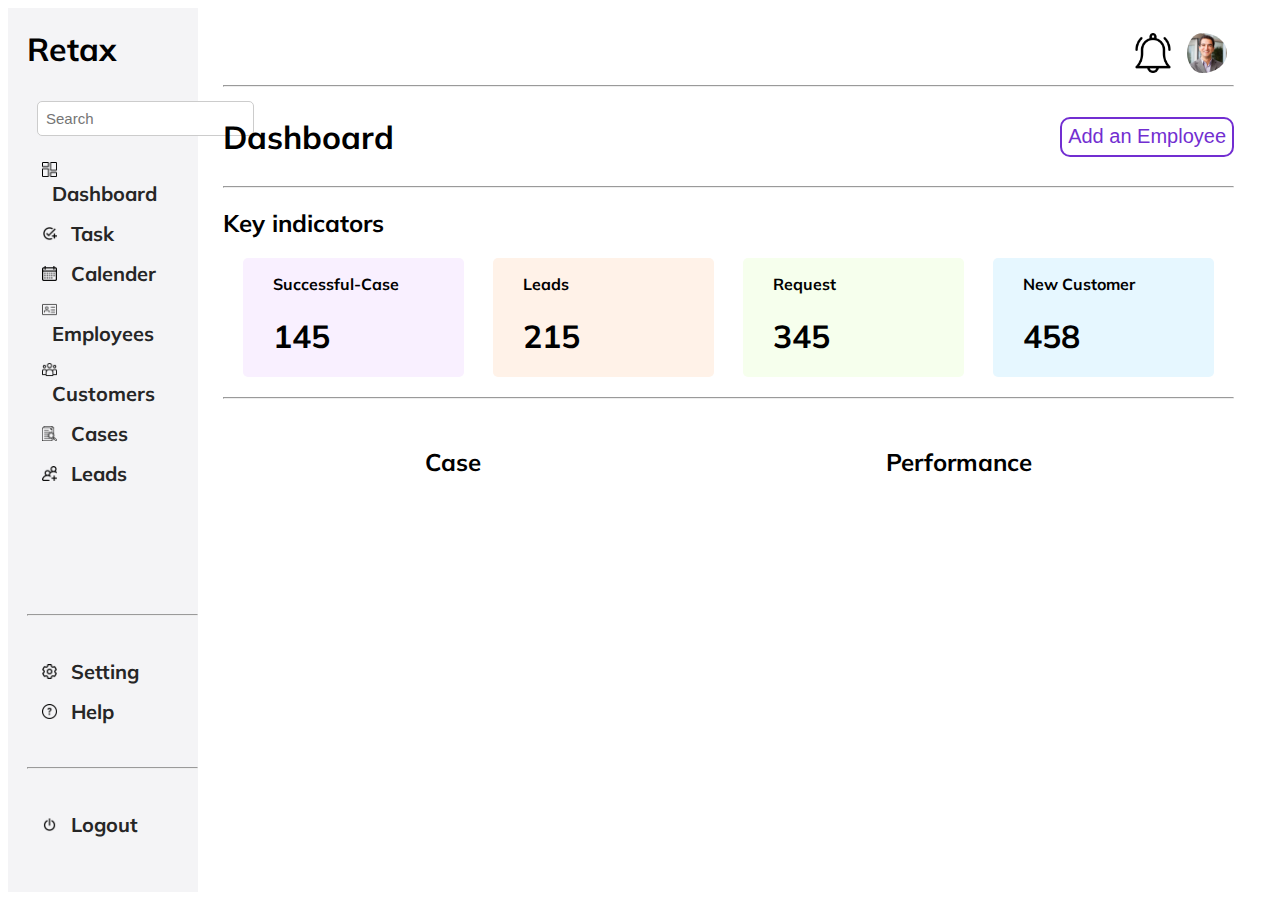
<file: index.html>
<!DOCTYPE html>
<html lang="en">
  <head>
    <meta charset="UTF-8" />
    <meta http-equiv="X-UA-Compatible" content="IE=edge" />
    <meta name="viewport" content="width=device-width, initial-scale=1.0" />
    <title>Document</title>
    <link rel="stylesheet" href="/style/index.css" />
  </head>
  <body>
    <div class="container">
        <nav id="navbar">
            <div class="nav-child">
              <h1 id="logo">Retax</h1>
              <input type="text" name="search" id="search" placeholder="Search" />
      
              <div  class="link-div">
                <img class="nav-icon" src="/images/dashboard.png" alt="pic" />
                <a class="links" id="dashboard" href="#">Dashboard</a>
              </div>
      
              <div class="link-div">
                <img class="nav-icon" src="/images/task.png" alt="pic" />
                <a class="links" id="task" href="#">Task</a>
              </div>
      
              <div class="link-div">
                <img class="nav-icon" src="/images/calendar.png" alt="pic" />
                <a class="links" id="calender" href="#">Calender</a>
              </div>
      
              <div id="emp-div" class="link-div">
                <img class="nav-icon" src="/images/employees.png" alt="pic" />
                <a class="links" id="employees" href="">Employees</a>
              </div>
      
              <div class="link-div">
                <img class="nav-icon" src="/images/customer.png" alt="pic" />
                <a class="links" id="customers" href="#">Customers</a>
              </div>
      
              <div class="link-div">
                <img class="nav-icon" src="/images/cases.png" alt="pic" />
                <a class="links" id="cases" href="#">Cases</a>
              </div>
      
              <div class="link-div">
                <img class="nav-icon" src="/images/leads.png" alt="pic" />
                <a class="links my-link" id="lead" href="#">Leads</a>
              </div>
      
              <!--Setting logout -->
              
              <div class="bottom-nav">
                  <hr />
                  <br>
                <div class="link-div">
                  <img class="nav-icon" src="/images/setting.png" alt="pic" />
                  <a class="links" id="setting" href="google.com">Setting</a>
                </div>
      
                <div class="link-div">
                  <img class="nav-icon" src="/images/help.png" alt="pic" />
                  <a class="links" id="help" href="#">Help</a>
                </div>
                <br>
                <hr />
                <br>
                <div class="link-div">
                  <img class="nav-icon" src="/images/logout.png" alt="pic" />
                  <a class="links" id="logout" href="#">Logout</a>
                </div>
                <br>
                <br>
              </div>
            </div>
          </nav>



          <!-- Dashboard and data div-->

          <div id="dashboard-div">
            
              <div id="profile">
                <span class="profile-span">
                    <img class="notification" src="/images/notification.png" alt="">
                <img class="profile-img" src="/images/dummy-profile.png" alt="profile">
                </span>
            </div>
            <hr>

            <!--Main content div start-->

            <div id="dashboard-page">

            <div id="button-div">
                <h1>Dashboard</h1>
                <button  id="add-Employee-dashboard">Add an Employee</button>
            </div>
            <hr>
            <h2>Key indicators</h2>
            <div id="key-indicators">
                
                <div id="successful-case">
                    <p>Successful-Case</p>
                    <h1 id="successful-case-data">145</h1>
                </div>
                <div id="leads">
                    <p>Leads</p>
                    <h1 id="leads-data">215</h1>
                </div>
                <div id="request">
                    <p>Request</p>
                    <h1 id="request-data">345</h1>
                </div>
                <div id="new-customer">
                    <p>New Customer</p>
                    <h1 id="new-customer-data">458</h1>
                </div>
            </div>

            <hr>

            <br>
            <div id="graph-section">
                <div id="graph">
                    <h2>Case</h2>
                </div>
                <div id="percentage">
                    <h2>Performance</h2>
                </div>
            </div>
            </div>
             
            <div id="employees-page">
              <div id="button-div">
                <h1>Employee</h1>
                <button  id="add-Employee-emp">Add an Employee</button>
            </div>
            <div id="filterbar">
              <input type="text" name="emp" id="search_emp" placeholder="Search by Name">
              <select name="" id="salary">
                  <option value="">Select Salary Range</option>
                  <option value="25000">less 25000</option>
                  <option value="25000+">25000 - 50000</option>
                  <option value="50000+">50000 - 100000</option>
                  <option value="100000+">100000+</option>
              </select>
              <select name="" id="dept">
                <option value="">Select Department</option>
                  <option value="">Department</option>
                  <option value="sales">Sales</option>
                  <option value="finance">Finance</option>
                  <option value="operations">Operations</option>
                  <option value="marketing">Marketing</option>
              </select>
          </div>
          <br>
          <table CELLSPACING=0>
            <thead>
                <td></td>
                <td>NAME</td>
                <td>POSITION</td>
                <td>DEPARTMENT</td>
                <td>STATUS</td>
                <td>PHONE NUMBER</td>
                <td>EMAIL</td>
                <td></td>
            </thead>
            <tbody>
                <!-- append here all the data -->
            </tbody>
        </table>
        <div id="pagination">

        </div>
              


            </div>

            <div id="task-page">
              <!--Please append all task data here ... -->
            </div>
            <div id="calender-page">
              <!--Please append all Calender data here ... -->
            </div>

            <div id="customers-page">
              <!--Please append all Customers data here ... -->
            </div>

            <div id="leads-page">
              <!--Please append all Leads data here ... -->
            </div>

            <div id="cases-page">
              <!--Please append all Cases data here ... -->
            </div>

            <div id="add-Employee-form">
              <h1>Add Employee</h1>
              
                <label>Department : </label><input type="text" id="emp_dept"><br>
                <label>Name : </label><input type="text" id="emp_name"><br>
                <label>Email : </label><input type="email" id="emp_email"><br>
                <label>Location : </label><input type="text" id="emp_location"><br>
                <label>Phone : </label><input type="number" id="emp_phone"><br>
                <label>Location : </label><input type="text" id="emp_location"><br>
                <label>Start Date : </label><input type="date" id="emp_start_date"><br>
                <label>Postion : </label><input type="text" id="emp_position"><br>
                <label>Profile-Pic : </label><input type="text" id="emp_profile"><br>
                <label>Status : </label><input type="text" id="emp_status"><br>
                <button id="emp_submit">Submit</button>
                <button id="emp_cancel">Cancel</button>
              </form>
            </div>



          </div>
          
    </div>
    <script src="/script/index.js"></script>
    <script src="/script/employee.js"></script>
  </body>
</html>
</file>
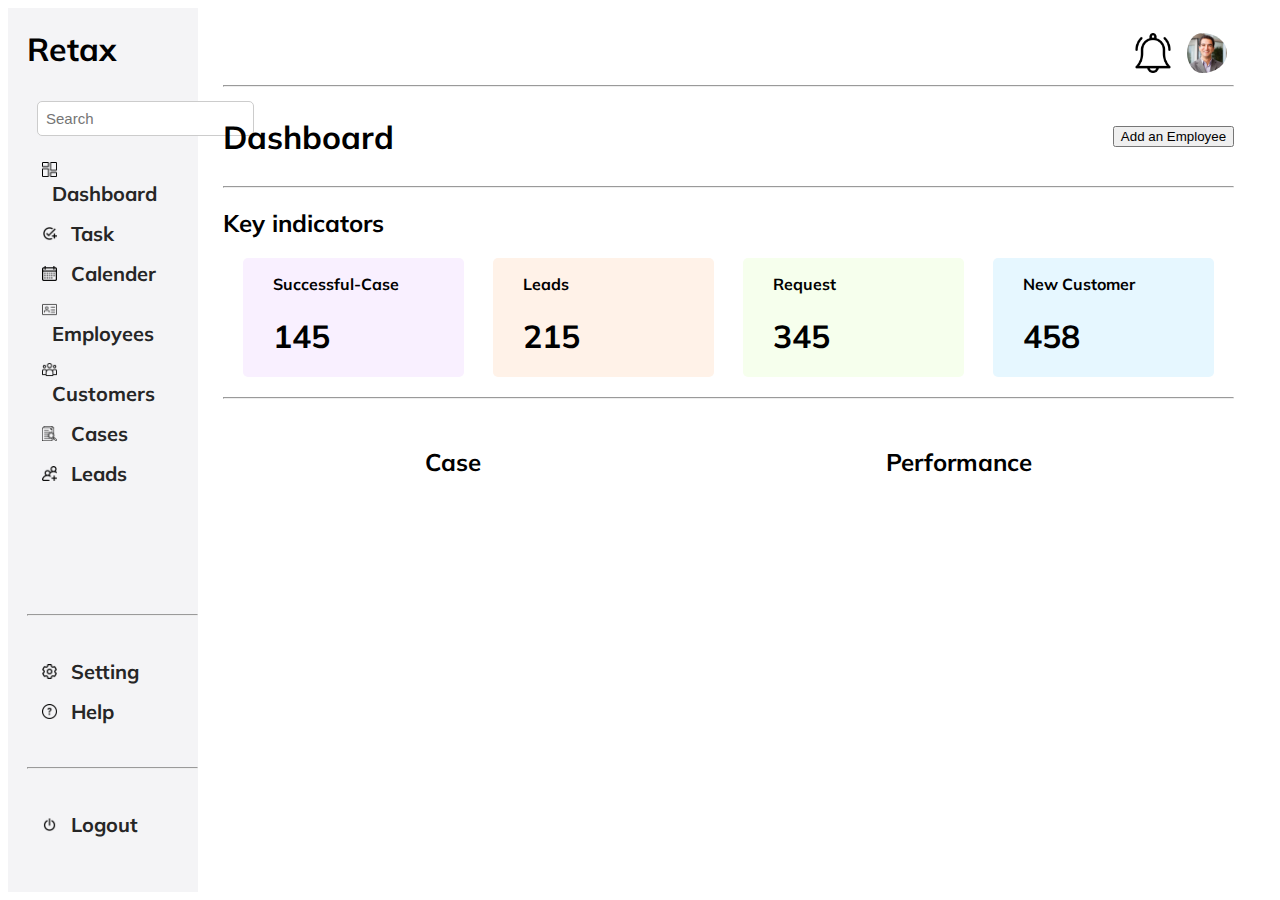
<file: inconclusive-meal-3122/index.html>
<!DOCTYPE html>
<html lang="en">
  <head>
    <meta charset="UTF-8" />
    <meta http-equiv="X-UA-Compatible" content="IE=edge" />
    <meta name="viewport" content="width=device-width, initial-scale=1.0" />
    <title>Document</title>
    <link rel="stylesheet" href="/style/index.css" />
  </head>
  <body>
    <div class="container">
        <nav id="navbar">
            <div class="nav-child">
              <h1 id="logo">Retax</h1>
              <input type="text" name="search" id="search" placeholder="Search" />
      
              <div  class="link-div">
                <img class="nav-icon" src="/images/dashboard.png" alt="pic" />
                <a class="links" id="dashboard" href="#">Dashboard</a>
              </div>
      
              <div class="link-div">
                <img class="nav-icon" src="/images/task.png" alt="pic" />
                <a class="links" id="task" href="#">Task</a>
              </div>
      
              <div class="link-div">
                <img class="nav-icon" src="/images/calendar.png" alt="pic" />
                <a class="links" id="calender" href="#">Calender</a>
              </div>
      
              <div id="emp-div" class="link-div">
                <img class="nav-icon" src="/images/employees.png" alt="pic" />
                <a class="links" id="employees" href="">Employees</a>
              </div>
      
              <div class="link-div">
                <img class="nav-icon" src="/images/customer.png" alt="pic" />
                <a class="links" id="customers" href="#">Customers</a>
              </div>
      
              <div class="link-div">
                <img class="nav-icon" src="/images/cases.png" alt="pic" />
                <a class="links" id="cases" href="#">Cases</a>
              </div>
      
              <div class="link-div">
                <img class="nav-icon" src="/images/leads.png" alt="pic" />
                <a class="links my-link" id="lead" href="#">Leads</a>
              </div>
      
              <!--Setting logout -->
              
              <div class="bottom-nav">
                  <hr />
                  <br>
                <div class="link-div">
                  <img class="nav-icon" src="/images/setting.png" alt="pic" />
                  <a class="links" id="setting" href="google.com">Setting</a>
                </div>
      
                <div class="link-div">
                  <img class="nav-icon" src="/images/help.png" alt="pic" />
                  <a class="links" id="help" href="#">Help</a>
                </div>
                <br>
                <hr />
                <br>
                <div class="link-div">
                  <img class="nav-icon" src="/images/logout.png" alt="pic" />
                  <a class="links" id="logout" href="#">Logout</a>
                </div>
                <br>
                <br>
              </div>
            </div>
          </nav>



          <!-- Dashboard and data div-->

          <div id="dashboard-div">
            
              <div id="profile">
                <span class="profile-span">
                    <img class="notification" src="/images/notification.png" alt="">
                <img class="profile-img" src="/images/dummy-profile.png" alt="profile">
                </span>
            </div>
            <hr>

            <!--Main content div start-->

            <div id="dashboard-page">

            <div id="button-div">
                <h1>Dashboard</h1>
                <button id="add-Employee">Add an Employee</button>
            </div>
            <hr>
            <h2>Key indicators</h2>
            <div id="key-indicators">
                
                <div id="successful-case">
                    <p>Successful-Case</p>
                    <h1 id="successful-case-data">145</h1>
                </div>
                <div id="leads">
                    <p>Leads</p>
                    <h1 id="leads-data">215</h1>
                </div>
                <div id="request">
                    <p>Request</p>
                    <h1 id="request-data">345</h1>
                </div>
                <div id="new-customer">
                    <p>New Customer</p>
                    <h1 id="new-customer-data">458</h1>
                </div>
            </div>

            <hr>

            <br>
            <div id="graph-section">
                <div id="graph">
                    <h2>Case</h2>
                </div>
                <div id="percentage">
                    <h2>Performance</h2>
                </div>
            </div>
            </div>
             
            <div id="employees-page">
              <div id="button-div">
                <h1>Employee</h1>
                <button id="add-Employee">Add an Employee</button>
            </div>
            <div id="filterbar">
              <input type="text" name="emp" id="search_emp" placeholder="Search by Name">
              <select name="" id="salary">
                  <option value="">Select Salary Range</option>
                  <option value="25000">less 25000</option>
                  <option value="25000+">25000 - 50000</option>
                  <option value="50000+">50000 - 100000</option>
                  <option value="100000+">100000+</option>
              </select>
              <select name="" id="dept">
                  <option value="">Department</option>
                  <option value="engineering">Engineering</option>
                  <option value="finance">Finance</option>
                  <option value="operations">Operations</option>
                  <option value="marketing">Marketing</option>
              </select>
          </div>
          <br>
          <table CELLSPACING=0>
            <thead>
                <td></td>
                <td>NAME</td>
                <td>POSITION</td>
                <td>DEPARTMENT</td>
                <td>STATUS</td>
                <td>PHONE NUMBER</td>
                <td>EMAIL</td>
                <td></td>
            </thead>
            <tbody>
                <!-- append here all the data -->
            </tbody>
        </table>
        <div id="pagination">

        </div>
              


            </div>

            <div id="task-page">
              <!--Please append all task data here ... -->
            </div>
            <div id="calender-page">
              <!--Please append all Calender data here ... -->
            </div>

            <div id="customers-page">
              <!--Please append all Customers data here ... -->
            </div>

            <div id="leads-page">
              <!--Please append all Leads data here ... -->
            </div>

            <div id="cases-page">
              <!--Please append all Cases data here ... -->
            </div>


          </div>
          
    </div>
    <script src="/script/index.js"></script>
  </body>
</html>
</file>
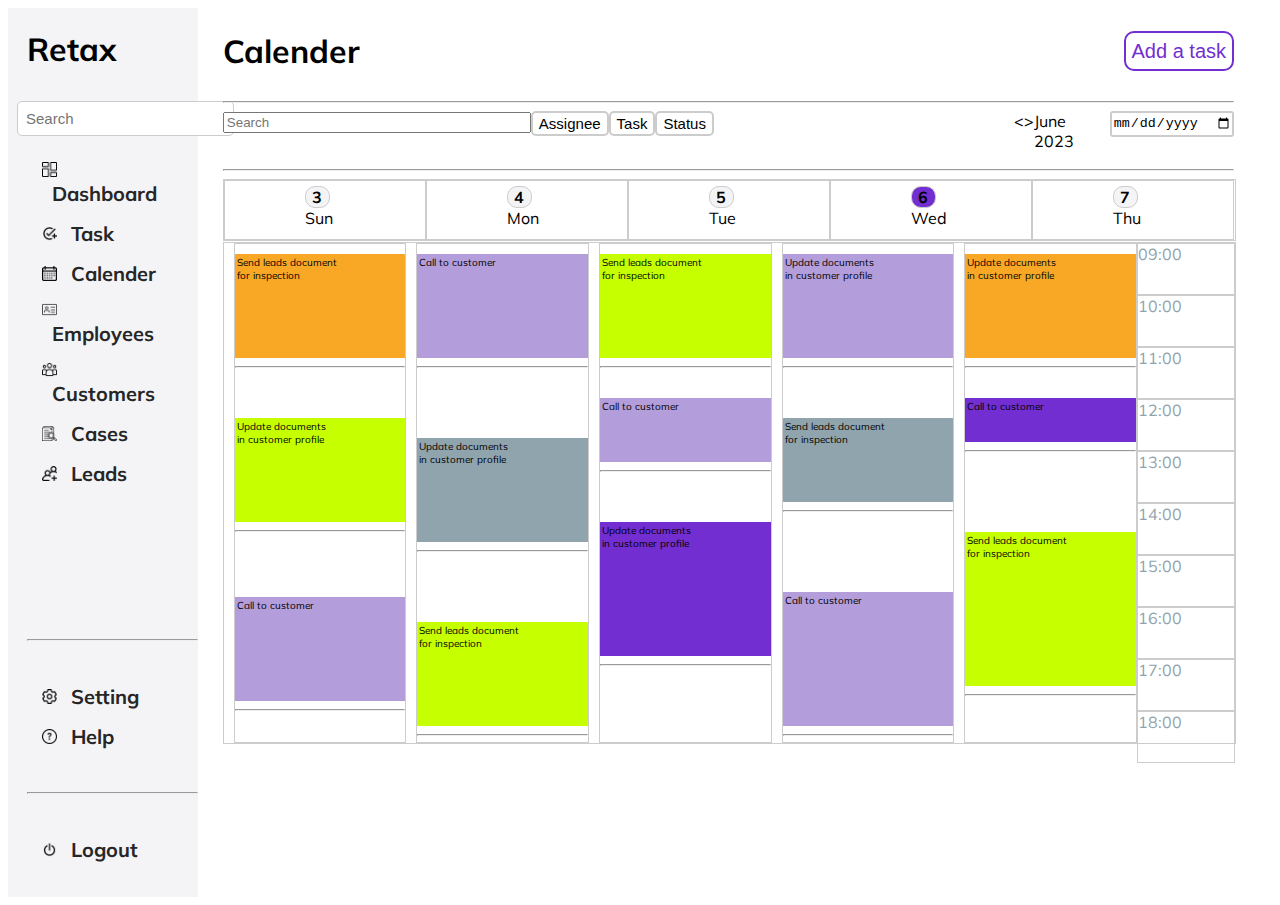
<file: calender.html>
<!DOCTYPE html>
<html lang="en">
  <head>
    <meta charset="UTF-8" />
    <meta http-equiv="X-UA-Compatible" content="IE=edge" />
    <meta name="viewport" content="width=device-width, initial-scale=1.0" />
    <title>Document</title>
    <link rel="stylesheet" href="./style/Calender.css" />
  </head>
  <body>
    <div class="container">
        <nav id="navbar">
            <div class="nav-child">
              <h1 id="logo">Retax</h1>
              <input type="text" name="search" id="search" placeholder="Search" />
      
              <div class="link-div">
                <img class="nav-icon" src="/images/dashboard.png" alt="pic" />
                <a class="links" id="dashboard" href="./index.html">Dashboard</a>
              </div>
      
              <div class="link-div">
                <img class="nav-icon" src="/images/task.png" alt="pic" />
                <a class="links" id="task" href="#">Task</a>
              </div>
      
              <div class="link-div">
                <img class="nav-icon" src="/images/calendar.png" alt="pic" />
                <a class="links" id="calender" href="#">Calender</a>
              </div>
      
              <div class="link-div">
                <img class="nav-icon" src="/images/employees.png" alt="pic" />
                <a class="links" id="employees" href="#">Employees</a>
              </div>
      
              <div class="link-div">
                <img class="nav-icon" src="/images/customer.png" alt="pic" />
                <a class="links" id="customers" href="#">Customers</a>
              </div>
      
              <div class="link-div">
                <img class="nav-icon" src="/images/cases.png" alt="pic" />
                <a class="links" id="cases" href="#">Cases</a>
              </div>
      
              <div class="link-div">
                <img class="nav-icon" src="/images/leads.png" alt="pic" />
                <a class="links my-link" id="lead" href="./leads.html">Leads</a>
              </div>
      
              <!--Setting logout -->
              
              <div class="bottom-nav">
                  <hr />
                  <br>
                <div class="link-div">
                  <img class="nav-icon" src="/images/setting.png" alt="pic" />
                  <a class="links" id="setting" href="google.com">Setting</a>
                </div>
      
                <div class="link-div">
                  <img class="nav-icon" src="/images/help.png" alt="pic" />
                  <a class="links" id="help" href="#">Help</a>
                </div>
                <br>
                <hr />
                <br>
                <div class="link-div">
                  <img class="nav-icon" src="/images/logout.png" alt="pic" />
                  <a class="links" id="logout" href="#">Logout</a>
                </div>
                <br>
              </div>
            </div>
          </nav>



          <!-- Dashboard and data div-->

          <div id="dashboardCalender">
            <div id="button-div">
                <h1>Calender</h1>
                <button id="add-a-task">Add a task</button>
            </div>
            <hr>
            <!-- <hr>
            <h2>Key indicators</h2>
            <div id="key-indicators">
                
                <div id="successful-case">
                    <p>Successful-Case</p>
                    <h1 id="successful-case-data">145</h1>
                </div>
                <div id="leads">
                    <p>Leads</p>
                    <h1 id="leads-data">215</h1>
                </div>
                <div id="request">
                    <p>Request</p>
                    <h1 id="request-data">345</h1>
                </div>
                <div id="new-customer">
                    <p>New Customer</p>
                    <h1 id="new-customer-data">458</h1>
                </div>
            </div>

            <hr>

            <br>
            <div id="graph-section">
                <div id="graph">
                    <h2>Case</h2>
                </div>
                <div id="percentage">
                    <h2>Performance</h2>
                </div>
            </div> -->


                    <!-- Navbar for Calender -->


            <div id="short-nav">
                <div id="short-nav-left">
                    <div>
                      <input type="text" placeholder="Search" id="searching"/>
                    </div>
                    <div>
                       <button class="buttons">Assignee</button>
                    </div>
                    <div>
                       <button class="buttons">Task</button>
                    </div>
                    <div>
                        <button class="buttons">Status</button>
                    </div>
                </div>
                   <div id="short-nav-right">
                      <div><</div>
                      <div>></div>
                      <div>June 2023</div>  
                      <div>
                         <input type="date" placeholder="Months" id="months"/>
                      </div>
                   
                    </div>
             </div>
             <hr>

             <!-- Calender body Start here -->

                <div id="calenderbody">
                     <div>
                      <div class="num">
                         <div><b>3</b></div>
                         Sun
                      </div>
                     </div>
                     <div>
                      <div class="num">
                          <div>
                             <b>4</b>
                          </div>
                          Mon
                      </div>
                     </div>
                     <div>
                      <div class="num">
                           <div><b>5</b></div>
                           Tue
                      </div>
                     </div>
                     <div>
                      <div class="num">
                         <div id="col"><b>6</b></div>
                         Wed
                      </div>
                     </div>
                     <div>
                      <div class="num">
                          <div><b>7</b></div>
                          Thu
                      </div>
                     </div>
                </div>

                                   <!-- Calender boxes with color -->

                <div id="calmain">
                      <div class="col">
                          <div id="cone">Send leads document<br>for inspection</div><hr>
                          <div id="ctwo">Update documents<br>in customer profile</div><hr>
                          <div id="cthree">Call to customer</div><hr>
                      </div>
                      <div class="col">
                        <div id="coone">Call to customer</div><hr>
                          <div id="cotwo">Update documents<br>in customer profile</div><hr>
                          <div id="cothree">Send leads document<br>for inspection</div><hr>
                      </div>
                      <div class="col">
                        <div id="colone">Send leads document<br>for inspection</div><hr>
                          <div id="coltwo">Call to customer</div><hr>
                          <div id="colthree">Update documents<br>in customer profile</div><hr>
                      </div>
                      <div class="col">
                        <div id="coluone">Update documents<br>in customer profile</div><hr>
                          <div id="colutwo">Send leads document<br>for inspection</div><hr>
                          <div id="coluthree">Call to customer</div><hr>
                      </div>
                      <div class="col">
                        <div id="columone">Update documents<br>in customer profile</div><hr>
                          <div id="columtwo">Call to customer</div><hr>
                          <div id="columthree">Send leads document<br>for inspection</div><hr>
                      </div>
                      <div id="collast">
                          <div>09:00</div>
                          <div>10:00</div>
                          <div>11:00</div>
                          <div>12:00</div>
                          <div>13:00</div>
                          <div>14:00</div>
                          <div>15:00</div>
                          <div>16:00</div>
                          <div>17:00</div>
                          <div>18:00</div>
                      </div>
                </div>
          
    </div>

  </body>
</html>
</file>
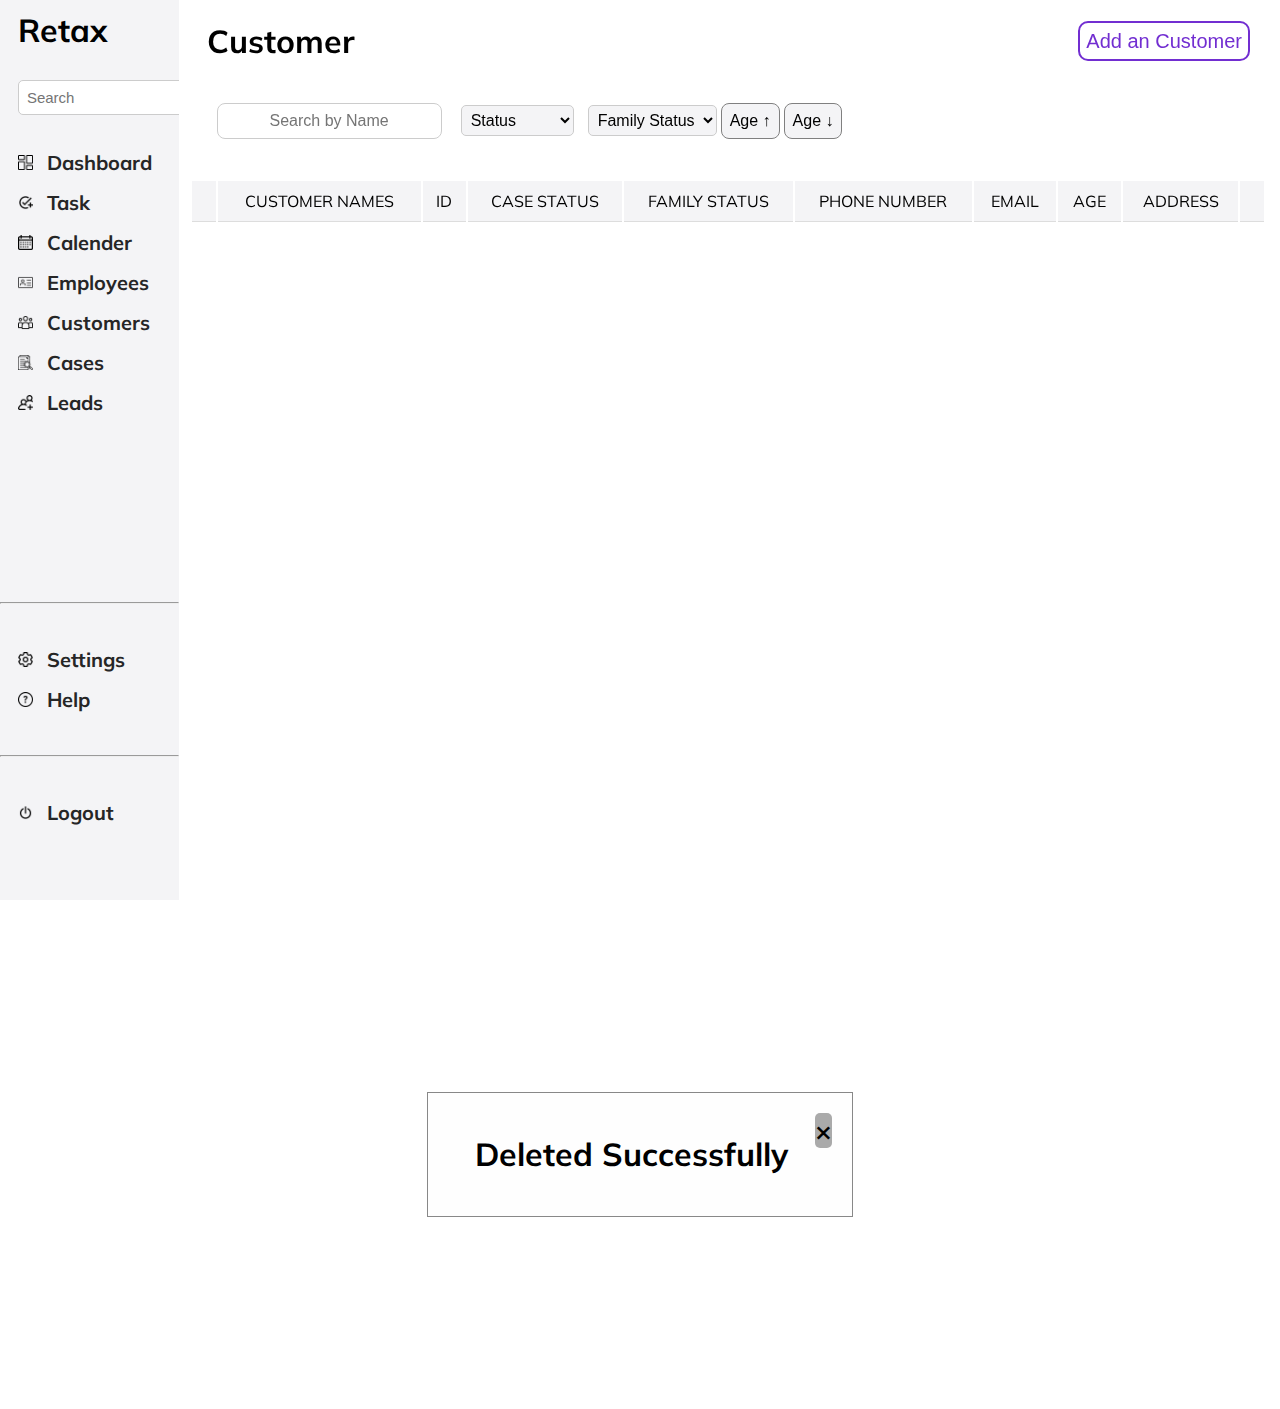
<file: customer.html>
<html >

<head>
    <meta charset="UTF-8" />
    <meta http-equiv="X-UA-Compatible" content="IE=edge" />
    <meta name="viewport" content="width=device-width, initial-scale=1.0" />
    <title>Document</title>
    <link rel="stylesheet" href="style/customer.css" />
    <link rel="shortcut icon" href="images/Retax.jpg" type="jpeg/png">
</head>

<body>
    <div class="container">
        <nav id="navbar">
            <div class="nav-child">
                <h1 id="logo">Retax</h1>
                <input type="text" name="search" id="search" placeholder="Search" />

                <div class="link-div">
                    <img class="nav-icon" src="images/dashboard.png" alt="pic" />
                    <a class="links" id="dashboard" href="dashboard.html">Dashboard</a>
                </div>

                <div class="link-div">
                    <img class="nav-icon" src="images/task.png" alt="pic" />
                    <a class="links" id="task" href="#">Task</a>
                </div>

                <div class="link-div">
                    <img class="nav-icon" src="images/calendar.png" alt="pic" />
                    <a class="links" id="calender" href="#">Calender</a>
                </div>

                <div id="emp-div" class="link-div">
                    <img class="nav-icon" src="images/employees.png" alt="pic" />
                    <a class="links" id="employees" href="employee.html">Employees</a>
                </div>

                <div class="link-div">
                    <img class="nav-icon" src="images/customer.png" alt="pic" />
                    <a class="links" id="customers" href="customer.html">Customers</a>
                </div>

                <div class="link-div">
                    <img class="nav-icon" src="images/cases.png" alt="pic" />
                    <a class="links" id="cases" href="#">Cases</a>
                </div>

                <div class="link-div">
                    <img class="nav-icon" src="images/leads.png" alt="pic" />
                    <a class="links my-link" id="lead" href="#">Leads</a>
                </div>
                <!--Setting logout -->

                <div class="bottom-nav">
                    <hr class="divider">
                    <br>
                    <div class="link-div">
                        <img class="nav-icon" src="images/setting.png" alt="pic" />
                        <a class="links" id="setting" href="google.com">Settings</a>
                    </div>

                    <div class="link-div">
                        <img class="nav-icon" src="images/help.png" alt="pic" />
                        <a class="links" id="help" href="#">Help</a>
                    </div>
                    <br>
                    <hr />
                    <br>
                    <div class="link-div">
                        <img class="nav-icon" src="images/logout.png" alt="pic" />
                        <a class="links" id="logout" href="#">Logout</a>
                    </div>
                    <br>
                    <br>
                </div>
            </div>
        </nav>

        <!-- Dashboard and data div-->
        <!--Main content div start-->
        <!-- customer page starts here -->
        <div id="customers-page">
            <!--Please append all Customers data here ... -->
            <div id="button-div">
                <h1>Customer</h1>
                <button id="add-customer">Add an Customer</button>
            </div>
            <div id="filterbar">
                <input type="text" name="emp" id="search_cust" placeholder="Search by Name">
                <!-- Status Filter -->
                <select name="" id="cStatus">
                    <option value="">Status</option>
                    <option value="Completed">Completed</option>
                    <option value="In progress">In progress</option>
                    <option value="To do">To do</option>
                </select>
                <!-- Family Status Filter -->
                <select name="" id="family">
                    <option value="">Family Status</option>
                    <option value="Married">Married</option>
                    <option value="Single">Single</option>
                </select>
                <!-- Age Filter -->
                <button id="ascAge">Age &uarr;</button>
                <button id="desAge">Age &darr;</button>
            </div>
            <br>
            <table CELLSPACING=2>
                <thead>
                    <td></td>
                    <td>CUSTOMER NAMES</td>
                    <td>ID</td>
                    <td>CASE STATUS</td>
                    <td>FAMILY STATUS</td>
                    <td>PHONE NUMBER</td>
                    <td>EMAIL</td>
                    <td>AGE</td>
                    <td>ADDRESS</td>
                    <td></td>
                </thead>
                <tbody id="cTBody">
                    <!-- append here all the data -->
                </tbody>
            </table>
            <div id="footer">
                <div id = "additionalBtn">
                    <button id="edit">Edit</button>
                    <button id="delete">Delete</button>
                </div>
                <div id="cPagination"></div>
            </div>
        </div>
        <!-- customer addition form -->
        <div id="add-customer-form">
            <h1>Add Customer Details</h1>
            <form id="customer">
                <button id="close-btn">X</button>

                <label>Profile Pic : </label>
                <input type="text" id="m_pic" value="https://pbs.twimg.com/media/FjU2lkcWYAgNG6d.jpg">
                <br>

                <label>Name : </label>
                <input type="text" id="m_name" placeholder="Enter Name" required>
                <br>

                <label>Number : </label>
                <input type="text" id="m_No" placeholder="Enter Number" required>
                <br>

                <label>Email : </label>
                <input type="email" id="m_Email" placeholder="Enter Email" required>
                <br>

                <label>Age : </label>
                <input type="number" id="m_Age" placeholder="Enter Age" required>
                <br>

                <label>CaseID : </label>
                <input type="text" id="case_ID" placeholder="Enter CaseID" required>
                <br>

                <label>Address : </label>
                <input type="text" id="_Address" placeholder="Enter Address" required>
                <br>

                <label>Case Status : </label>
                <select name="status" id="case_Status" required>
                    <option value="">Choose Status</option>
                    <option value="Completed">Completed</option>
                    <option value="In progress">In progress</option>
                    <option value="To do">To do</option>
                </select>
                <br>

                <label>Family Status : </label>
                <select name="familystatus" id="family_Status" required >
                    <option value="">Choose Status</option>
                    <option value="Married">Married</option>
                    <option value="Single">Single</option>
                </select>
                <br>
                <!-- partner info div -->
                <div id="partnerInfo">
                    <h3>Add Partner Details</h3>
                    <label>Profile Pic : </label>
                    <input type="text" id="f_pic"
                        value="https://encrypted-tbn0.gstatic.com/imDOBs?q=tbn:ANd9GcRblRXlVkR-RDG9pYSEbJsaEY4i2F3ACD3byg&usqp=CAU">
                    <br>

                    <label>Partner's Name : </label>
                    <input type="text" id="f_name" placeholder="Enter Partners's Name">
                    <br>

                    <label>Partner's Number : </label>
                    <input type="text" id="f_No" placeholder="Enter Partners's Number">
                    <br>
                    
                    <label>Partner's Email : </label>
                    <input type="email" id="f_Email" placeholder="Enter Partners's Email">
                    <br>
                    
                    <label>Partner's Age : </label>
                    <input type="number" id="f_Age" placeholder="Enter Partners's Age">
                    <br>
                </div>
                <!-- form buttons -->
                <button id="cust_submit">Submit</button>
                <button id="cust_cancel">Cancel</button>
            </form>
        </div>
        <!-- customer details edit form -->
        <div id="edit-customer-form">
            <h1 >Edit Customer Details</h1>
            <form id="ecustomer">
                <button id="eclose-btn1">X</button>
                
                <label>Profile Pic : </label>
                <input type="text" id="em_pic" value="https://pbs.twimg.com/media/FjU2lkcWYAgNG6d.jpg">
                <br>
                
                <label>Partner's Profile Pic : </label>
                <input type="text" id="ef_pic"
                value="https://encrypted-tbn0.gstatic.com/imDOBs?q=tbn:ANd9GcRblRXlVkR-RDG9pYSEbJsaEY4i2F3ACD3byg&usqp=CAU">
                <br>
                
                <label>Name : </label>
                <input type="text" id="em_name" name="em_name" placeholder="Enter Name" >

                <br>
                
                <label>Partner's Name : </label>
                <input type="text" id="ef_name" placeholder="Enter Partners's Name">
                <br>
                
                <label>CaseID : </label>
                <input type="text" id="ecase_ID" placeholder="Enter CaseID" >
                <br>
                
                <label>Case Status : </label>
                <select name="status" id="ecase_Status" >
                    <option value="">Choose Status</option>
                    <option value="Completed">Completed</option>
                    <option value="In progress">In progress</option>
                    <option value="To do">To do</option>
                </select>
                <br>
                
                <label>Family Status : </label>
                <select name="familystatus" id="efamily_Status"  >
                    <option value="">Choose Status</option>
                    <option value="Married">Married</option>
                    <option value="Single">Single</option>
                </select>
                <br>

                <label>Number : </label>
                <input type="text" id="em_No" placeholder="Enter Number">
                <br>

                <label>Partner's Number : </label>
                <input type="text" id="ef_No" placeholder="Enter Partners's Number">
                <br>

                <label>Email : </label>
                <input type="email" id="em_Email" placeholder="Enter Email" >
                <br>
                
                <label>Partner's Email : </label>
                <input type="email" id="ef_Email" placeholder="Enter Partners's Email">
                <br>

                <label>Age : </label>
                <input type="number" id="em_Age" placeholder="Enter Age" >
                <br>

                <label>Partner's Age : </label>
                <input type="number" id="ef_Age" placeholder="Enter Partners's Age">
                <br>

                <label>Address : </label>
                <input type="text" id="e_Address" placeholder="Enter Address" >
                <br>

                <button id="edit_submit">Submit</button>
                <button id="edit_cancel">Cancel</button>
            </form>
        </div>
    </div>
    <!-- deletion popup -->
    <div id="deletedmodel">
        <div class="model-content">
            <span class="close">&times;</span>
            <h1>Deleted Successfully</h1>
        </div>
    </div>
    <!-- Successfully added -->
    <div id="addedmodel" >
        <div class="model-content">
            <span class="close1">&times;</span>
            <h1>Data Added Successfully</h1>
        </div>
    </div>
    <!-- updated Successfully -->
    <div id="updatedmodel" class="model">
        <div class="model-content">
            <span class="close">&times;</span>
            <h1>Deleted Successfully</h1>
        </div>
    </div>
    </div>
</body>

<script src="script/customer.js"></script>
</html>
</file>
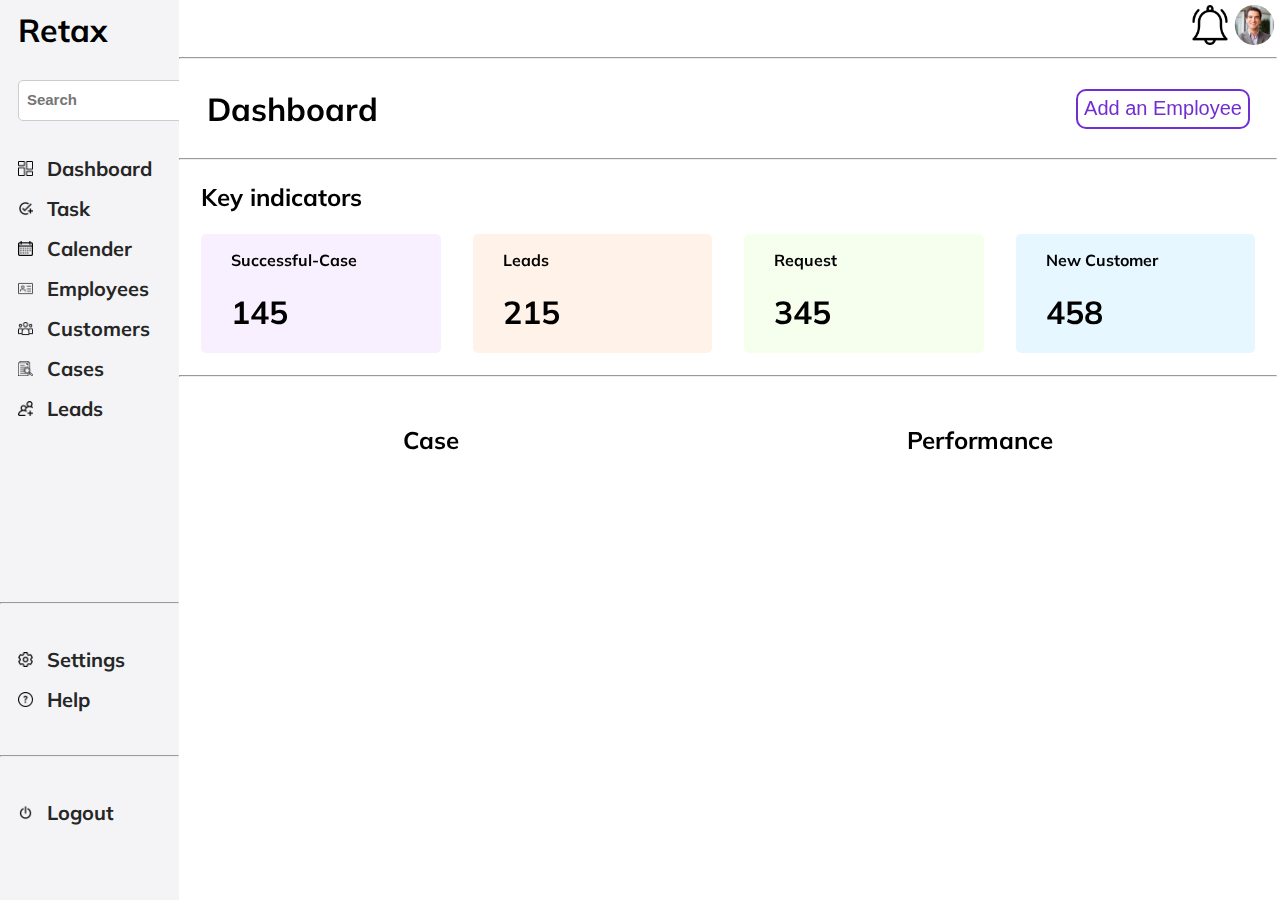
<file: dashboard.html>
<!DOCTYPE html>
<html lang="en">

<head>
  <meta charset="UTF-8" />
  <meta http-equiv="X-UA-Compatible" content="IE=edge" />
  <meta name="viewport" content="width=device-width, initial-scale=1.0" />
  <title>Document</title>
  <link rel="stylesheet" href="style/dashboard.css"/>
  <link rel="stylesheet" href="style/employee.css">
  <link rel="shortcut icon" href="images/Retax.jpg" type="jpeg/png">
</head>

<body>
  <div class="container">
    <nav id="navbar">
      <div class="nav-child">
        <h1 id="logo">Retax</h1>
        <input type="text" name="search" id="search" placeholder="Search" />

        <div class="link-div">
          <img class="nav-icon" src="images/dashboard.png" alt="pic" />
          <a class="links" id="dashboard" href="dashboard.html">Dashboard</a>
        </div>

        <div class="link-div">
          <img class="nav-icon" src="images/task.png" alt="pic" />
          <a class="links" id="task" href="#">Task</a>
        </div>

        <div class="link-div">
          <img class="nav-icon" src="images/calendar.png" alt="pic" />
          <a class="links" id="calender" href="#">Calender</a>
        </div>

        <div id="emp-div" class="link-div">
          <img class="nav-icon" src="images/employees.png" alt="pic" />
          <a class="links" id="employees" href="employee.html">Employees</a>
        </div>

        <div class="link-div">
          <img class="nav-icon" src="images/customer.png" alt="pic" />
          <a class="links" id="customers" href="customer.html">Customers</a>
        </div>

        <div class="link-div">
          <img class="nav-icon" src="images/cases.png" alt="pic" />
          <a class="links" id="cases" href="#">Cases</a>
        </div>

        <div class="link-div">
          <img class="nav-icon" src="images/leads.png" alt="pic" />
          <a class="links my-link" id="lead" href="#">Leads</a>
        </div>

        <!--Setting logout -->

        <div class="bottom-nav">
          <hr class="divider">
          <br>
          <div class="link-div">
            <img class="nav-icon" src="images/setting.png" alt="pic" />
            <a class="links" id="setting" href="google.com">Settings</a>
          </div>

          <div class="link-div">
            <img class="nav-icon" src="images/help.png" alt="pic" />
            <a class="links" id="help" href="#">Help</a>
          </div>
          <br>
          <hr />
          <br>
          <div class="link-div">
            <img class="nav-icon" src="images/logout.png" alt="pic" />
            <a class="links" id="logout" href="#">Logout</a>
          </div>
          <br>
          <br>
        </div>
      </div>
    </nav> 

    <!-- Dashboard and data div-->

    <div id="dashboard-div">
      <div id="profile">
        <div class="profile-span">
          <img class="notification" src="images/notification.png" alt="">
          <img class="profile-img" src="images/dummy-profile.png" alt="profile">
        </div>
      </div>
      <hr>

      <!--Main content div start-->

      <div id="dashboard-page">
        <div id="button-div">
          <h1>Dashboard</h1>
          <button id="add-Employee-dashboard">Add an Employee</button>
        </div>
        <hr>
        <h2 id="key-indicators">Key indicators</h2>
        <div id="key-indicators">
          <div id="successful-case">
            <p>Successful-Case</p>
            <h1 id="successful-case-data">145</h1>
          </div>
          <div id="leads">
            <p>Leads</p>
            <h1 id="leads-data">215</h1>
          </div>
          <div id="request">
            <p>Request</p>
            <h1 id="request-data">345</h1>
          </div>
          <div id="new-customer">
            <p>New Customer</p>
            <h1 id="new-customer-data">458</h1>
          </div>
        </div>

        <hr>

        <br>
        <div id="graph-section">
          <div id="graph">
            <h2>Case</h2>
          </div>
          <div id="percentage">
            <h2>Performance</h2>
          </div>
        </div>
      </div>

      
      <div id="add-Employee-form" class="add-Employee-form-class">
        <div class="title">
          <h2>Add Employee</h2>
        </div>
        

        <div class="input-tags">
            <select name="" id="emp_dept">
                <option value="Sales">Sales</option>
                <option value="Marketing">Marketing</option>
            </select><br>
        <input placeholder="Enter Name" type="text" id="emp_name"><br>
        <input placeholder="Enter Email" type="email" id="emp_email"><br>
        <input placeholder="Enter Location" type="text" id="emp_location"><br>
        <input placeholder="Enter Phone" type="number" id="emp_phone"><br>
        <input placeholder="Enter Start Date" type="date" id="emp_start_date"><br>
        <select name="" id="emp_position">
            <option value="Head Of Marketing">Head Of Marketing</option>
            <option value="Marketing Consultant">Marketing Consultant</option>
            <option value="Marketing Coordinator">Marketing Coordinator</option>
            <option value="Marketing Manager">Marketing Manager</option>
            <option value="Marketing Specialist">Marketing Specialist</option>
            <option value="Marketing Analyst">Marketing Analyst</option>
            <option value="Head Of Sales">Head Of Sales</option>
            <option value="Sales Manager">Sales Manager</option>
            <option value="Lead Generator">Lead Generator</option>
            <option value="Sales Representative">Sales Representative</option>
            <option value="Sales Consultant">Sales Consultant</option>
        </select><br>
        <input placeholder="Enter Profile-Pic Link" type="text" id="emp_profile"><br>
        <select name="emp_status" id="emp_status">
            <option value="">Select Status</option>
            <option value="Active">Active</option>
            <option value="In a Meeting">In a Meeting</option>
            <option value="Out Sick">Out Sick</option>
        </select>
        </div>
        <div id="form_button">
            <button id="emp_submit">Submit</button>
            <button id="emp_cancel">Cancel</button>
        </div>
        
        
 
      </div>
     <div id="overlay"></div>
    </div>

  </div>
  <script src="script/dashboard.js"></script>
 <!-- <script src="script/addEmployee.js"></script>  -->
</body>

</html>
</file>
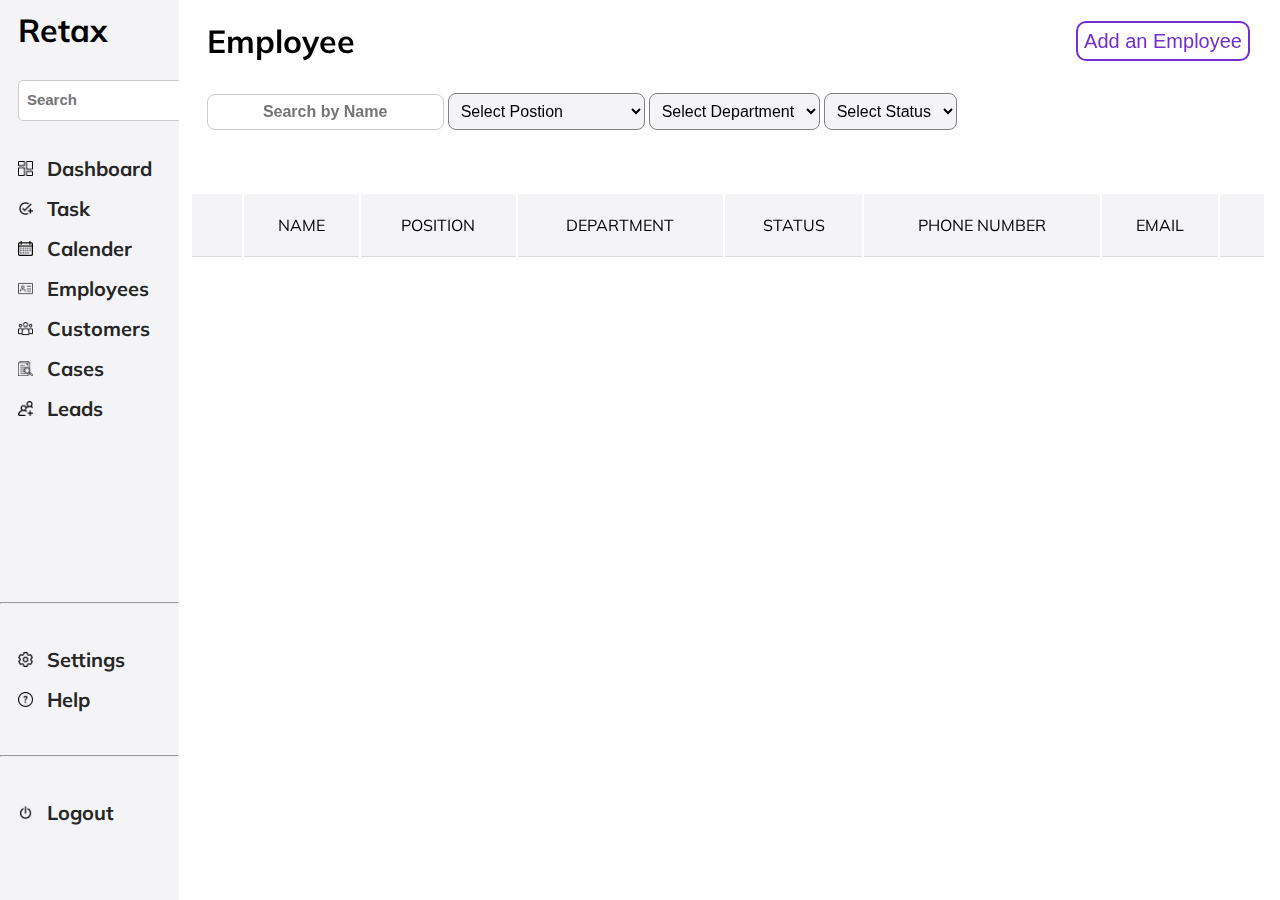
<file: employee.html>
<!DOCTYPE html>
<html lang="en">

<head>
    <meta charset="UTF-8" />
    <meta http-equiv="X-UA-Compatible" content="IE=edge" />
    <meta name="viewport" content="width=device-width, initial-scale=1.0" />
    <title>Document</title>
    <link rel="stylesheet" href="style/employee.css" />
    <link rel="shortcut icon" href="images/Retax.jpg" type="jpeg/png">
</head>

<body>
    <div class="container">

        <!-- navbar starts -->
        <nav id="navbar">
            <div class="nav-child">
                <h1 id="logo">Retax</h1>
                <input type="text" name="search" id="search" placeholder="Search" />

                <div class="link-div">
                    <img class="nav-icon" src="images/dashboard.png" alt="pic" />
                    <a class="links" id="dashboard" href="dashboard.html">Dashboard</a>
                </div>
                
                <div class="link-div">
                    <img class="nav-icon" src="images/task.png" alt="pic" />
                    <a class="links" id="task" href="#">Task</a>
                </div>
                
                <div class="link-div">
                    <img class="nav-icon" src="images/calendar.png" alt="pic" />
                    <a class="links" id="calender" href="#">Calender</a>
                </div>
                
                <div id="emp-div" class="link-div">
                    <img class="nav-icon" src="images/employees.png" alt="pic" />
                    <a class="links" id="employees" href="employee.html">Employees</a>
                </div>
                
                <div class="link-div">
                    <img class="nav-icon" src="images/customer.png" alt="pic" />
                    <a class="links" id="customers" href="customer.html">Customers</a>
                </div>
                
                <div class="link-div">
                    <img class="nav-icon" src="images/cases.png" alt="pic" />
                    <a class="links" id="cases" href="#">Cases</a>
                </div>
                
                <div class="link-div">
                    <img class="nav-icon" src="images/leads.png" alt="pic" />
                    <a class="links my-link" id="lead" href="#">Leads</a>
                </div>

                <!--Setting logout -->

                <div class="bottom-nav">
                    <hr class="divider">
                    <br>
                    <div class="link-div">
                        <img class="nav-icon" src="images/setting.png" alt="pic" />
                        <a class="links" id="setting" href="google.com">Settings</a>
                    </div>

                    <div class="link-div">
                        <img class="nav-icon" src="images/help.png" alt="pic" />
                        <a class="links" id="help" href="#">Help</a>
                    </div>
                    <br>
                    <hr />
                    <br>
                    <div class="link-div">
                        <img class="nav-icon" src="images/logout.png" alt="pic" />
                        <a class="links" id="logout" href="#">Logout</a>
                    </div>
                    <br>
                    <br>
                </div>
            </div>
        </nav>

        <!-- Employee Page Starts here -->
        <div id="employees-page">
            <div id="button-div">
                <h1>Employee</h1>
                <button id="add-Employee-emp">Add an Employee</button>
            </div>
            <div id="filterbar">
                <input type="text" name="emp" id="search_emp" placeholder="Search by Name">
                <!-- Postion Filter -->
                <select name="" id="postion">
                    <option value="">Select Postion</option>
                    <option value="Head Of Marketing">Head Of Marketing</option>
                    <option value="Marketing Consultant">Marketing Consultant</option>
                    <option value="Marketing Coordinator">Marketing Coordinator</option>
                    <option value="Marketing Manager">Marketing Manager</option>
                    <option value="Marketing Specialist">Marketing Specialist</option>
                    <option value="Marketing Analyst">Marketing Analyst</option>
                    <option value="Head Of Sales">Head Of Sales</option>
                    <option value="Sales Manager">Sales Manager</option>
                    <option value="Lead Generator">Lead Generator</option>
                    <option value="Sales Representative">Sales Representative</option>
                    <option value="Sales Consultant">Sales Consultant</option>
                </select>
                <!-- Department Filter -->
                <select name="" id="dept">
                    <option value="">Select Department</option>
                    <option value="sales">Sales</option>
                    <option value="marketing">Marketing</option>
                </select>
                <!-- Status Filter -->
                <select name="" id="estatus">
                    <option value="">Select Status</option>
                    <option value="active">Active</option>
                    <option value="In a meeting">In a meeting</option>
                    <option value="Out sick">Out sick</option>
                </select>
            </div>
            <br>
            <table CELLSPACING=2>
                <thead>
                    <td style="width: 20px;"></td>
                    <td>NAME</td>
                    <td>POSITION</td>
                    <td>DEPARTMENT</td>
                    <td>STATUS</td>
                    <td>PHONE NUMBER</td>
                    <td>EMAIL</td>
                    <td></td>
                </thead>
                <tbody>
                    <!-- append here all the data -->
            </table>
            <div id="footer">
                <div id="button-formet">
                    <div class="delete-edit-class" id="delete-edit">
                        <button id="edit-emp">✎ Edit</button>
                        <button id="delete-emp">🗑 Delete</button>
                      </div>
                </div>
                
                <div id="pagination">
                  
                </div>
              
              </div>
        </div>

        <div id="add-Employee-form" class="add-Employee-form-class">
            <div class="title">
              <h2>Add Employee</h2>
            </div>
            
    
            <div class="input-tags">
                <select name="" id="emp_dept">
                    <option value="Sales">Sales</option>
                    <option value="Marketing">Marketing</option>
                </select><br>
            <input placeholder="Enter Name" type="text" id="emp_name"><br>
            <input placeholder="Enter Email" type="email" id="emp_email"><br>
            <input placeholder="Enter Location" type="text" id="emp_location"><br>
            <input placeholder="Enter Phone" type="number" id="emp_phone"><br>
            <input placeholder="Enter Start Date" type="date" id="emp_start_date"><br>
            <select name="" id="emp_position">
                <option value="Head Of Marketing">Head Of Marketing</option>
                <option value="Marketing Consultant">Marketing Consultant</option>
                <option value="Marketing Coordinator">Marketing Coordinator</option>
                <option value="Marketing Manager">Marketing Manager</option>
                <option value="Marketing Specialist">Marketing Specialist</option>
                <option value="Marketing Analyst">Marketing Analyst</option>
                <option value="Head Of Sales">Head Of Sales</option>
                <option value="Sales Manager">Sales Manager</option>
                <option value="Lead Generator">Lead Generator</option>
                <option value="Sales Representative">Sales Representative</option>
                <option value="Sales Consultant">Sales Consultant</option>
            </select><br>
            <input placeholder="Enter Profile-Pic Link" type="text" id="emp_profile"><br>
            <select name="emp_status" id="emp_status">
                <option value="">Select Status</option>
                <option value="Active">Active</option>
                <option value="In a Meeting">In a Meeting</option>
                <option value="Out Sick">Out Sick</option>
            </select>
            </div>
            <div id="form_button">
                <button id="emp_submit">Submit</button>
                <button id="emp_cancel">Cancel</button>
            </div>
            
            
     
          </div>
         <div id="overlay"></div>

    </div>
    <script src="script/employee.js"></script>
    <script src="script/addEmployee.js"></script>
</body>

</html>
</file>
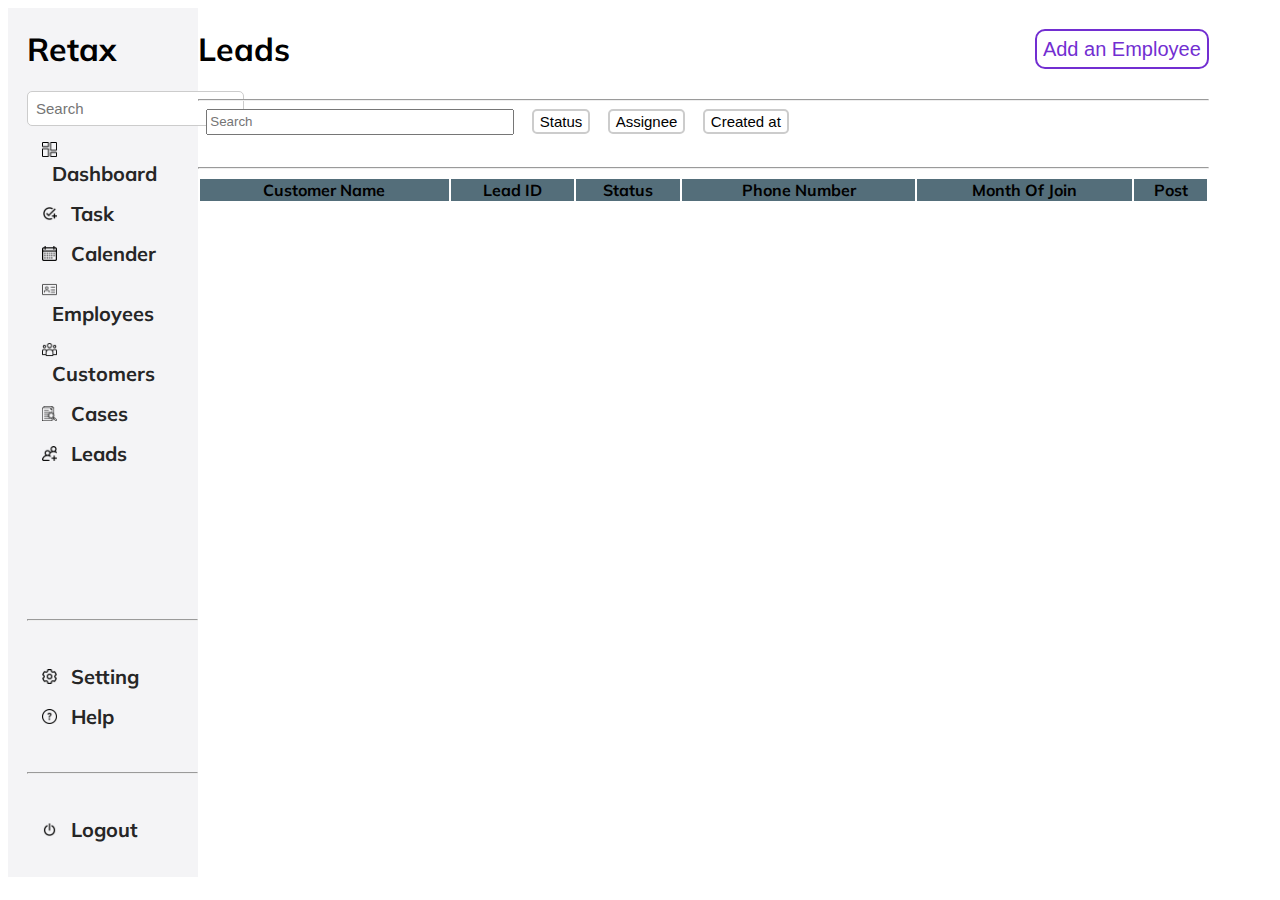
<file: leads.html>
<!DOCTYPE html>
<html lang="en">

<head>
    <meta charset="UTF-8" />
    <meta http-equiv="X-UA-Compatible" content="IE=edge" />
    <meta name="viewport" content="width=device-width, initial-scale=1.0" />
    <title>Document</title>
    <link rel="stylesheet" href="./style/leads.css" />
</head>

<body>
    <div class="container">
        <nav id="navbar">
            <div class="nav-child">
                <h1 id="logo">Retax</h1>
                <input type="text" name="search" id="search" placeholder="Search" />

                <div class="link-div">
                    <img class="nav-icon" src="/images/dashboard.png" alt="pic" />
                    <a class="links" id="dashboard" href="./index.html">Dashboard</a>
                </div>

                <div class="link-div">
                    <img class="nav-icon" src="/images/task.png" alt="pic" />
                    <a class="links" id="task" href="#">Task</a>
                </div>

                <div class="link-div">
                    <img class="nav-icon" src="/images/calendar.png" alt="pic" />
                    <a class="links" id="calender" href="./calender.html">Calender</a>
                </div>

                <div class="link-div">
                    <img class="nav-icon" src="/images/employees.png" alt="pic" />
                    <a class="links" id="employees" href="#">Employees</a>
                </div>

                <div class="link-div">
                    <img class="nav-icon" src="/images/customer.png" alt="pic" />
                    <a class="links" id="customers" href="#">Customers</a>
                </div>

                <div class="link-div">
                    <img class="nav-icon" src="/images/cases.png" alt="pic" />
                    <a class="links" id="cases" href="#">Cases</a>
                </div>

                <div class="link-div">
                    <img class="nav-icon" src="/images/leads.png" alt="pic" />
                    <a class="links my-link" id="lead" href="#">Leads</a>
                </div>

                <!--Setting logout -->

                <div class="bottom-nav">
                    <hr />
                    <br>
                    <div class="link-div">
                        <img class="nav-icon" src="/images/setting.png" alt="pic" />
                        <a class="links" id="setting" href="google.com">Setting</a>
                    </div>

                    <div class="link-div">
                        <img class="nav-icon" src="/images/help.png" alt="pic" />
                        <a class="links" id="help" href="#">Help</a>
                    </div>
                    <br>
                    <hr />
                    <br>
                    <div class="link-div">
                        <img class="nav-icon" src="/images/logout.png" alt="pic" />
                        <a class="links" id="logout" href="#">Logout</a>
                    </div>
                    <br>
                </div>
            </div>
        </nav>



        <!-- Dashboard and data div-->

        <div id="Leads">
            <div id="button-div">
                <h1>Leads</h1>
                <button id="add-Employee">Add an Employee</button>
            </div>
            <hr>
            <!-- <h2>Key indicators</h2>
            <div id="key-indicators">
                
                <div id="successful-case">
                    <p>Successful-Case</p>
                    <h1 id="successful-case-data">145</h1>
                </div>
                <div id="leads">
                    <p>Leads</p>
                    <h1 id="leads-data">215</h1>
                </div>
                <div id="request">
                    <p>Request</p>
                    <h1 id="request-data">345</h1>
                </div>
                <div id="new-customer">
                    <p>New Customer</p>
                    <h1 id="new-customer-data">458</h1>
                </div>
            </div>

            <hr>

            <br>
            <div id="graph-section">
                <div id="graph">
                    <h2>Case</h2>
                </div>
                <div id="percentage">
                    <h2>Performance</h2>
                </div>
            </div> -->

            <div id="short-nav">
                <div id="short-nav-left">
                    <div>
                        <input type="text" placeholder="Search" id="searching" />
                    </div>
                    <div>
                        <button class="buttons">Status</button>
                    </div>
                    <div>
                        <button class="buttons">Assignee</button>
                    </div>
                    <div>
                        <button class="buttons">Created at</button>
                    </div>
                </div>
            </div>
            <hr>

            <table>
                <thead>
                    <tr>
                        <th>Customer Name</th>
                        <th>Lead ID</th>
                        <th>Status</th>
                        <th>Phone Number</th>
                        <th>Month Of Join</th>
                        <th>Post</th>
                    </tr>
                </thead>
                <tbody>
                    <!-- Append lead data here  -->
                </tbody>
            </table>

        </div>


</body>

<script>
    //      let data;
    //   async function FetchData(){
    //      try{
    //         let res = await fetch("https://645513a1f803f3457639b88a.mockapi.io/LeadData");
    //         res = await res.json();

    //         data = res.data
    //         console.log(data)

    //         displaydata(data);
    //      }
    //      catch(error){
    //          console.log(error)

    //      }
    //   }

    //   FetchData();


    let data = [];
    let tbody = document.querySelector("tbody");
    let link = "https://645513a1f803f3457639b88a.mockapi.io/LeadData";
    let currentPage = 1;
    let rowsPerPage = 10;

    window.addEventListener("load", function () {
        fetchData();
    })

    function fetchData() {
        fetch(link)
            .then(function (res) {
                return res.json();
            })
            .then(function (res) {
                data = res;
                console.log(data);
                displaydata(data)

            })
    }



                let tabody = document.querySelector("tbody");

                function displaydata(data) {

                    tabody.innerHTML = "";
                    data.forEach(function (ele) {
                    
                        let tr = document.createElement("tr");

                        let td1 = document.createElement("td");
                        td1.innerText = ele.CustomerName;
                        let td2 = document.createElement("td");
                        td2.innerText = ele.LeadID;
                        let td3 = document.createElement("td");
                        td3.innerText = ele.Status;
                        let td4 = document.createElement("td");
                        td4.innerText = ele.PhoneNumber;
                        let td5 = document.createElement("td");
                        td5.innerText = ele.DateOfJoin;
                        let td6 = document.createElement("td");
                        td6.innerText = ele.Post;

                        tr.append(td1, td2, td3, td4, td5, td6);
                        tabody.append(tr);
                        
                    })
                }


                 

</script>

    


</html>
</file>
<file: style/index.css>
@import url('https://fonts.googleapis.com/css2?family=Mulish:wght@200;300;400;500;600;700;800;900;1000&display=swap');
body{
    overflow-y: hidden ; 
    font-family: "Mulish";
}
.container{
    display: flex;
}

/* Nav bar CSS */
#navbar{
   
    width: 15%;
    height: 100%;
    background-color: #f4f4f6; 
}

.nav-child{
    margin-left: 10%;
}

#search{
    border-radius: 5px;
    text-decoration: none;
    border: 1px solid #ccc;
    padding: 8px;
    font-size: 15px;
    margin: 10px;
    
}
.link-div{
    margin: 15px;
   
}
.link-div:hover .nav-icon{
   transform: scale(1.5);
}

.nav-icon{
    width: 15px;
}

.links{
    color: #262626;
    text-decoration: none;
    font-size: 20px;
    margin: 10px;
    font-weight: bold;
}
.links:hover{
    color: #722ed1;
}
/*
.my-links:active{
    color: red;
}
*/


.bottom-nav{
    margin-top: 75%;
}

/* left div*/
.profile-span{
    margin-left: 90%;
}
.notification{
    width: 40px;
}
.profile-img{
    width: 40px;
    border-radius: 50%;
    padding-left: 1%;
    
}

#dashboard-div{
    margin: 2%;
    width: 80%;
}
#button-div{
    display: flex;
    justify-content: space-between;
    align-items: center;
}
#add-Employee-emp{
    border-color: #722ed1;
    border: 2px solid;
    border-radius: 10px;
    font-size: 20px;
    height: 40px;
    color: #722ed1;
    background-color: white;
}
#add-Employee-dashboard{
    border-color: #722ed1;
    border: 2px solid;
    border-radius: 10px;
    font-size: 20px;
    height: 40px;
    color: #722ed1;
    background-color: white;
}

#key-indicators{
    display: grid;
    grid-template-columns: repeat(4,1fr);
    gap: 3%;
    margin: 2%;
}

#graph-section{
    display: flex;
    justify-content: space-around;
}


#successful-case{
    font-weight: bold;
    background-color: #f9f0ff;
    padding-left: 30px;
    text-align: start;
    border-radius: 5px;
}

#leads{
    font-weight: bold;
    background-color: #fff2e8;
    padding-left: 30px;
    text-align: start;
    border-radius: 5px;
}

#request{
    font-weight: bold;
    background-color: #f6ffed;
    padding-left: 30px;
    text-align: start;
    border-radius: 5px;
}

#new-customer{
    font-weight: bold;
    background-color: #e6f7ff;
    padding-left: 30px;
    text-align: start;
    border-radius: 5px;
}



/* Employee-Page CSS*/

.active-status{
    color: #52c41a;
    background-color: #f6ffed;
    
}



 /*#search_emp:focus {
    outline: none;
}*/

#search_emp {
    padding: 8px;
    font-size: 16px;
    border-radius: 8px;
    text-align: center;
    color: black;
    border: 1px solid #ccc;
}



select {
    padding: 8px;
    font-size: 16px;
    background-color: #f4f4f6;
    color: black;
    border: 1px solid gray;
    border-radius: 8px;
}

select:focus {
    outline: none;
}

#employees-page{
    display: none;
}
table td:first-child {
    width: 50px; /* Set the desired width for the first (image) column */
}
table {
    text-align: center;
    margin: auto;
    width: 100%;
    
    
    /* border-collapse: collapse; */
}

thead {
    background-color: #f4f4f6;
    color: black;
}
td ,th{
    border-bottom: 1px solid #ddd;
}
td {
    padding: 15px; 
    margin: 0px;
}

tbody {
    background-color: white;
    color: black;
}

#pagination-wrapper {
    display: flex;
    margin-top: 20px;
    column-gap: 20px;
    justify-content: center;
}

#pagination-wrapper button:hover {
    background-color: white;
}

#pagination-wrapper button:focus {
    background-color: #fff;
    color: black;
}

#pagination-wrapper button {
    width: 40px;
    height: 40px;
    background-color: rgb(255, 255, 255);
    color: white;
    font-size: 22px;
    border: none;
    border-radius: 10px;
    margin-right: 5px;
}


/* Form of employee */

#add-Employee-form{
    display: none;
}
</file>
<file: style/Calender.css>
@import url('https://fonts.googleapis.com/css2?family=Mulish:wght@200;300;400;500;600;700;800;900;1000&display=swap');
body{
    overflow-y: hidden ;
    font-family: "Mulish";
}
.container{
    display: flex;
}

/* Nav bar CSS */
#navbar{
   
    width: 15%;
    height: 100%;
    background-color: #f4f4f6; 
}

.nav-child{
    margin-left: 10%;
}

#search{
    border-radius: 5px;
    text-decoration: none;
    border: 1px solid #ccc;
    padding: 8px;
    font-size: 15px;
    margin: 10px;
    margin-left: -10px;
    
}
.link-div{
    margin: 15px;
   
}
.link-div:hover .nav-icon{
   transform: scale(1.5);
}

.nav-icon{
    width: 15px;
}

.links{
    color: #262626;
    text-decoration: none;
    font-size: 20px;
    margin: 10px;
    font-weight: bold;
}
.links:hover{
    color: #722ed1;
}
/*
.my-links:active{
    color: red;
}
*/


.bottom-nav{
    margin-top: 90%;
}

/* left div*/
#dashboardCalender{
    margin: 2%;
    width: 80%;
    margin-top: 2px;
}
#button-div{
    display: flex;
    justify-content: space-between;
    align-items: center;
}
#add-a-task{
    border-color: #722ed1;
    border: 2px solid;
    border-radius: 10px;
    font-size: 20px;
    height: 40px;
    color: #722ed1;
    background-color: white;

}

/* #key-indicators{
    display: grid;
    grid-template-columns: repeat(4,1fr);
    gap: 3%;
    margin: 2%;
}

#graph-section{
    display: flex;
    justify-content: space-around;
}


#successful-case{
    font-weight: bold;
    background-color: #f9f0ff;
    padding-left: 30px;
    text-align: start;
    border-radius: 5px;
}

#leads{
    font-weight: bold;
    background-color: #fff2e8;
    padding-left: 30px;
    text-align: start;
    border-radius: 5px;
}

#request{
    font-weight: bold;
    background-color: #f6ffed;
    padding-left: 30px;
    text-align: start;
    border-radius: 5px;
}

#new-customer{
    font-weight: bold;
    background-color: #e6f7ff;
    padding-left: 30px;
    text-align: start;
    border-radius: 5px;
} */
                

                    /* Navbar for Calender  */
                                     

   #short-nav{
       /* border: 2px solid red; */
     height: 50px;
      display: flex;
   }
   #short-nav-left{
       /* border: 2px solid red; */
       display: flex;
       width: 600px;
       justify-content: space-around;
   }
    #searching{
       width: 300px;
   }
   #short-nav-left > .buttons{
        /* border: 2px solid red; */
        height: 25px;
   }
   .buttons{
    border-color:#ccc;
    border: 2px solid #ccc;
    border-radius: 5px;
    font-size: 15px;
    height: 25px;
    color: black;
    background-color: white;
   }

   #short-nav-right{
       /* border: 2px solid blue; */
       width: 300px;
       margin-left: 300px;
       display: flex;
       justify-content: space-between;
   }
   /* #short-nav-right > div{
    border: 2px solid #722ed1;
    
   } */
   #months{
    border: 2px solid #ccc;
    height: 22px;
    border-radius: 3px;

   }

                       /* Calender body Start here  */         

   #calenderbody{
      border: 1px solid #ccc;
      height: 60px;
      width: 100%;
      display: flex;
   }
   #calenderbody > div{
     border: 1px solid #ccc;
     width: 200px;
   }
   .num{
     /* border: 2px solid red; */
       height: 40px;
       width: 25px;
       margin-top: 5px;
       margin-left: 80px;
    }
    .num > div{
        border: 1px solid #ccc;
        text-align: center;
        border-radius: 10px;
        background-color: #f4f4f6;
    }
    .num > #col{
        background-color: #722ed1;
    }

                  /* Calender boxes with color */


    #calmain{
        border: 1px solid #ccc;
        width: 100%;
        margin-top: 1px;
        height: 500px;
        display: flex;
    }
    #calmain > .col{
          border: 1px solid #ccc;
          margin-left: 10px;
          width: 200px;
    }
    .col > #cone{
          border: 2px solid #F9A825;
          height: 100px;
          margin-top: 10px;
          background-color: #F9A825;
          font-size:x-small;
    }

     .col > #ctwo{
        border: 2px solid #C6FF00;
        height: 100px;
        margin-top: 50px;
        background-color: #C6FF00;
        font-size:x-small;
     }
     .col > #cthree{
        border: 2px solid #B39DDB;
        height: 100px;
        margin-top: 65px;
        background-color: #B39DDB;
        font-size:x-small;
     }
     .col > #coone{
        background-color: #B39DDB;
        border: 2px solid #B39DDB ;
        height: 100px;
        margin-top: 10px;
        font-size:x-small;
        
  }
  .col > #cotwo{
    border: 2px solid #90A4AE;
    height: 100px;
    margin-top: 70px;
    background-color: #90A4AE;
    font-size:x-small;
  }
  .col > #cothree{
    border: 2px solid #C6FF00;
    height: 100px;
    margin-top: 70px;
    background-color: #C6FF00;
    font-size:x-small;
 }

 .col > #colone{
    background-color: #C6FF00;
    border: 2px solid #C6FF00 ;
    height: 100px;
    margin-top: 10px;
    font-size:x-small;
    
}
.col > #coltwo{
border: 2px solid #B39DDB;
height: 60px;
margin-top: 30px;
background-color: #B39DDB;
font-size:x-small;
}
.col > #colthree{
border: 2px solid #722ed1;
height: 130px;
margin-top: 50px;
background-color: #722ed1;
font-size:x-small;
}

.col > #coluone{
    background-color: #B39DDB;
    border: 2px solid #B39DDB ;
    height: 100px;
    margin-top: 10px;
    font-size:x-small;
    
}
.col > #colutwo{
border: 2px solid #90A4AE;
height: 80px;
margin-top: 50px;
background-color: #90A4AE;
font-size:x-small;
}
.col > #coluthree{
border: 2px solid #B39DDB;
height: 130px;
margin-top: 80px;
background-color: #B39DDB;
font-size:x-small;
}

.col > #columone{
    background-color: #F9A825;
    border: 2px solid #F9A825 ;
    height: 100px;
    margin-top: 10px;
    font-size:x-small;
    
}
.col > #columtwo{
border: 2px solid #722ed1;
height: 40px;
margin-top: 30px;
background-color: #722ed1;
font-size:x-small;
}
.col > #columthree{
border: 2px solid #C6FF00;
height: 150px;
margin-top: 80px;
background-color: #C6FF00;
font-size:x-small;
}

#collast{
     /* border: 2px solid red; */
     width: 115px;
}
#collast > div{
     border: 1px solid #ccc;
     color: #90A4AE;
     height: 50px;
}
</file>
<file: style/customer.css>
@import url('https://fonts.googleapis.com/css2?family=Mulish:wght@200;300;400;500;600;700;800;900;1000&display=swap');

body {
    margin: 0;
    padding: 0;
    overflow-y: hidden;
    font-family: "Mulish";
}

.container {
    display: flex;
}

/* Nav bar CSS */
#navbar {
    position: sticky;
    /* Make the navbar fixed */
    left: 0;
    top: 0;
    width: 14%;
    min-height: 100vh;
    background-color: #f4f4f6;
    overflow-y: auto;
    /* Add vertical scroll if needed */
}

.nav-child h1 {
    margin: 10px;
    margin-left: 10%;
}

#filterbar {
    margin: 10px;
    margin-left: 2.5%;
}

#search {
    border-radius: 5px;
    text-decoration: none;
    border: 1px solid #ccc;
    padding: 8px;
    font-size: 15px;
    margin: 20px;
    margin-left: 10%;
}

.link-div {
    margin: 15px;
    margin-left: 10%;
}

.link-div:hover .nav-icon {
    transform: scale(1.5);
}

.nav-icon {
    width: 15px;
}

.links {
    color: #262626;
    text-decoration: none;
    font-size: 20px;
    margin: 10px;
    font-weight: bold;
}

.links:hover {
    color: #722ed1;
}

.bottom-nav {
    position: absolute;
    bottom: 0;
    width: 100%;
    padding-bottom: 20px;
    /* Add some padding at the bottom */
}

/* left div*/

.profile-span {
    margin-top: 0.5%;
    margin-left: 92%;
}

.notification {
    width: 40px;
}

.profile-img {
    width: 40px;
    border-radius: 50%;
    padding-left: 1%;

}

/* #dashboard-div h1 {
    margin: 20px;
    margin-left: 2%;
} */


#dashboard-div {
    width: 85.8%;
    min-height: 100vh;
    position: fixed;
    left: 14%;
}

#button-div {
    /* border: 2px solid black; */
    width: 95%;
    margin: auto;
    display: flex;
    justify-content: space-between;
    align-items: center;
}

#add-customer {
    border-color: #722ed1;
    border: 2px solid;
    border-radius: 10px;
    font-size: 20px;
    height: 40px;
    color: #722ed1;
    background-color: white;
}

#add-Employee-dashboard {
    border-color: #722ed1;
    border: 2px solid;
    border-radius: 10px;
    font-size: 20px;
    height: 40px;
    color: #722ed1;
    background-color: white;
}

#key-indicators {
    display: grid;
    grid-template-columns: repeat(4, 1fr);
    gap: 3%;
    margin: 2%;
}

#graph-section {
    display: flex;
    justify-content: space-around;
}


#successful-case {
    font-weight: bold;
    background-color: #f9f0ff;
    padding-left: 30px;
    text-align: start;
    border-radius: 5px;
}

#leads {
    font-weight: bold;
    background-color: #fff2e8;
    padding-left: 30px;
    text-align: start;
    border-radius: 5px;
}

#request {
    font-weight: bold;
    background-color: #f6ffed;
    padding-left: 30px;
    text-align: start;
    border-radius: 5px;
}

#new-customer {
    font-weight: bold;
    background-color: #e6f7ff;
    padding-left: 30px;
    text-align: start;
    border-radius: 5px;
}



/* Employee-Page CSS*/

.active-status {
    color: #52c41a;
    background-color: #f6ffed;

}



/*#search_cust:focus {
    outline: none;
}*/

#search_cust {
    padding: 8px;
    font-size: 16px;
    border-radius: 8px;
    text-align: center;
    color: black;
    border: 1px solid #ccc;
}



select {
    padding: 8px;
    font-size: 16px;
    background-color: #f4f4f6;
    color: black;
    border: 1px solid gray;
    border-radius: 8px;
}

select:focus {
    outline: none;
}

#employees-page {
    display: none;
}

/* table td:first-child {
    width: 50px;
    /* Set the desired width for the first (image) column */
/* }  */

table {
    text-align: center;
    margin: auto;
    width: 98%;
    /* border-collapse: collapse; */
}

thead {
    background-color: #f4f4f6;
    color: black;
}

td,
th {
    border-bottom: 1px solid #ddd;
}

td {
    padding: 10px;
    margin: 0px;
}

tbody {
    background-color: white;
    color: black;
}

#pagination-wrapper {
    display: flex;
    margin-top: 20px;
    column-gap: 20px;
    justify-content: center;
}

#pagination-wrapper button:hover {
    background-color: white;
}

#pagination-wrapper button:focus {
    background-color: #fff;
    color: black;
}

#pagination-wrapper button {
    width: 40px;
    height: 40px;
    background-color: rgb(255, 255, 255);
    color: white;
    font-size: 22px;
    border: none;
    border-radius: 10px;
    margin-right: 5px;
}



#customers-page {
    display: inline-block;
    width: 85.8%;
    min-height: 100vh;
    position: fixed;
    left: 14%;
}

#ascAge {
    padding: 8px;
    font-size: 16px;
    background-color: #f4f4f6;
    color: black;
    border: 1px solid gray;
    border-radius: 8px;
}

#desAge {
    padding: 8px;
    font-size: 16px;
    background-color: #f4f4f6;
    color: black;
    border: 1px solid gray;
    border-radius: 8px;
}

td {
    line-height: 20px;
}

#cPagination {
    width: 10%;
    position: fixed;
    display: flex;
    /* margin: 25px auto; */
    margin-left: 35%;
    justify-content: space-between;
}

#cPagination a {
    font-size: 22px;
    font-weight: 600;
    border-radius: 10px;
    text-decoration: none;
    color: black;
    width: 30px;
    text-align: center;
    margin-top: 3px;
    border: 1px solid black;
    /* background-color: #52c41a; */
}

#cPagination a:hover {
    color: royalblue;
    background-color: aliceblue;
    font-size: 24px;
}


#partnerInfo {
    display: none;
    /* background-color: #ccc; */
}

#close-btn {
    position: absolute;
    top: 10px;
    right: 10px;
    font-weight: bold;
    font-size: 18px;
    padding: 5px 10px;
    cursor: pointer;
}

.overlay {
    position: fixed;
    top: 0;
    left: 0;
    width: 100%;
    height: 100%;
    background-color: rgba(0, 0, 0, 0.5);
    z-index: 9999;
}

/* Form of employee */

#add-customer-form {
    width: 30%;
    /* border: 2px solid black; */
    text-align: center;
    display: none;
    overflow-y: scroll;
    position: absolute;
    max-height: 80vh;
    top: 50%;
    left: 50%;
    transform: translate(-50%, -50%);
    background-color: white;
    padding: 20px;
}

label {
    margin-left: 10px;
}

input {
    border: none;
    border-bottom: 1px solid #ccc;
    margin-bottom: 10px;
    padding: 5px;
}

input:focus {
    outline: none;
    border-bottom: none;
}

input,
select {
    margin-bottom: 10px;
    margin-left: 10px;
    padding: 5px;
    border-radius: 5px;
    border: 1px solid #ccc;
}

input {
    margin-right: 5px;
    margin-top: 10px;
}

select#caseStatus {
    border: none;
    border-bottom: 1px solid #ccc;
    margin-bottom: 10px;
    margin-top: 10px;
    padding: 5px;
}

select#caseStatus:focus {
    outline: none;
    border-bottom: none;
}

select#familyStatus {
    /* width: 20%; */
    border: none;
    border-bottom: 1px solid #ccc;
    margin-bottom: 10px;
    margin-top: 10px;
    /* margin-left: -2px; */
    padding: 5px;
}

select#familyStatus:focus {
    outline: none;
    border-bottom: none;
}

#add-customer-form button {
    text-align: center;
    margin-top: 10px;
    padding: 5px;
    /* width: 10%; */
    font-size: 22px;
    border-radius: 5px;
    border: none;
}

#add-customer-form button:hover {
    color: royalblue;
    background-color: aliceblue;
    font-size: 24px;
}

#m_name {
    margin-left: 40px;
}

#m_No {
    margin-left: 25px;
}

#m_Email {
    margin-left: 43px;
}

#m_Age {
    margin-left: 53px;
}

#case_ID {
    margin-left: 33px;
}

#_Address {
    margin-left: 23px;
}

#case_Status {
    margin-left: 23px;
}

#family_Status {
    margin-left: 15px;
}

#f_pic {
    margin-left: 50px;
}

#f_No {
    margin-left: 0px;
}

#f_Email {
    margin-left: 20px;
}

#f_Age {
    margin-left: 30px;
}

#customer button {
    font-weight: 600;
}


/* edit button styling */
#edit-customer-form {
    width: 30%;
    border: 2px solid black;
    text-align: center;
    display: none;
    overflow-y: scroll;
    position: absolute;
    max-height: 80vh;
    top: 50%;
    left: 50%;
    transform: translate(-50%, -50%);
    background-color: white;
    padding: 20px;
}

#edit-customer-form #eclose-btn1 {
    position: absolute;
    top: 5px;
    right: 5px;
}

#edit-customer-form button {
    text-align: center;
    margin-top: 10px;
    padding: 5px;
    /* width: 10%; */
    font-size: 22px;
    border-radius: 5px;
    border: none;
}

#edit-customer-form button:hover {
    color: royalblue;
    background-color: aliceblue;
    font-size: 24px;
}

/* footer css */
#footer {
    display: flex;
    flex-direction: row;
    margin: 25px auto;
    justify-content: space-between;
    /* border: 1px solid; */
    width: 90%;
}

#additionalBtn {
    display: none;
}

#additionalBtn button {
    /* margin: 25px auto; */
    border: none;
    padding: 5px;
    /* width: 10%; */
    font-size: 22px;
    border-radius: 5px;
}

#additionalBtn button:hover {
    color: royalblue;
    background-color: aliceblue;
    font-size: 24px;
}

#deletedmodel {
    display: none;
    position: fixed;
    z-index: 1;
    left: 0;
    top: 0;
    width: 100%;
    height: 100%;
    overflow: auto;
    background-color: rgba(0, 0, 0, 0.4);
}

#addedmodel {
    display: none;
    position: fixed;
    z-index: 1;
    left: 0;
    top: 0;
    width: 100%;
    height: 100%;
    overflow: auto;
    background-color: rgba(0, 0, 0, 0.4);
}

/* model content */
.model-content {
    background-color: #fefefe;
    margin: 15% auto;
    padding: 20px;
    border: 1px solid #888;
    width: 30%;
}

.model-content h1 {
    text-align: center;
}

/* Close button */
.close,
.close1 {
    background-color: #aaa;
    float: right;
    font-size: 28px;
    width: auto;
    height: auto;
    border-radius: 5px;
    font-weight: bold;
}

.close:hover,
.close1:hover {
    color: royalblue;
    background-color: aliceblue;
    font-size: 30px;
}
</file>
<file: style/dashboard.css>
@import url('https://fonts.googleapis.com/css2?family=Mulish:wght@200;300;400;500;600;700;800;900;1000&display=swap');

body {
    margin: 0;
    padding: 0;
    overflow-y: hidden;
    font-family: "Mulish";
}

.container {
    display: flex;
}

/* Nav bar CSS */
#navbar {
    position: sticky;
    /* Make the navbar fixed */
    left: 0;
    top: 0;
    width: 14%;
    min-height: 100vh;
    background-color: #f4f4f6;
    overflow-y: auto;
    /* Add vertical scroll if needed */
}

.nav-child h1 {
    margin: 10px;
    margin-left: 10%;
}
#filterbar{
    margin: 10px;
    margin-left: 2.5%;
}
#search {
    border-radius: 5px;
    text-decoration: none;
    border: 1px solid #ccc;
    padding: 8px;
    font-size: 15px;
    margin: 20px;
    margin-left: 10%;
}

.link-div {
    margin: 15px;
    margin-left: 10%;
}

.link-div:hover .nav-icon {
    transform: scale(1.5);
}

.nav-icon {
    width: 15px;
}

.links {
    color: #262626;
    text-decoration: none;
    font-size: 20px;
    margin: 10px;
    font-weight: bold;
}

.links:hover {
    color: #722ed1;
}

.bottom-nav {
    position: absolute;
    bottom: 0;
    width: 100%;
    padding-bottom: 20px;
    /* Add some padding at the bottom */
}

/* left div*/

.profile-span {
    margin-top: 0.5%;
    margin-left: 92%;
}

.notification {
    width: 40px;
}

.profile-img {
    width: 40px;
    border-radius: 50%;
    padding-left: 1%;

}

/* #dashboard-div h1 {
    margin: 20px;
    margin-left: 2%;
} */


#dashboard-div {
    width: 85.8%;
    min-height: 100vh;
    position: fixed;
    left: 14%;
}

#button-div {
    /* border: 2px solid black; */
    width: 95%;
    margin: auto;
    display: flex;
    justify-content: space-between;
    align-items: center;
}

#add-Employee-emp {
    border-color: #722ed1;
    border: 2px solid;
    border-radius: 10px;
    font-size: 20px;
    height: 40px;
    color: #722ed1;
    background-color: white;
}

#add-Employee-dashboard {
    border-color: #722ed1;
    border: 2px solid;
    border-radius: 10px;
    font-size: 20px;
    height: 40px;
    color: #722ed1;
    background-color: white;
}

#key-indicators {
    display: grid;
    grid-template-columns: repeat(4, 1fr);
    gap: 3%;
    margin: 2%;
}

#graph-section {
    display: flex;
    justify-content: space-around;
}


#successful-case {
    font-weight: bold;
    background-color: #f9f0ff;
    padding-left: 30px;
    text-align: start;
    border-radius: 5px;
}

#leads {
    font-weight: bold;
    background-color: #fff2e8;
    padding-left: 30px;
    text-align: start;
    border-radius: 5px;
}

#request {
    font-weight: bold;
    background-color: #f6ffed;
    padding-left: 30px;
    text-align: start;
    border-radius: 5px;
}

#new-customer {
    font-weight: bold;
    background-color: #e6f7ff;
    padding-left: 30px;
    text-align: start;
    border-radius: 5px;
}



/* Employee-Page CSS*/

.active-status {
    color: #52c41a;
    background-color: #f6ffed;

}



/*#search_emp:focus {
    outline: none;
}*/

#search_emp {
    padding: 8px;
    font-size: 16px;
    border-radius: 8px;
    text-align: center;
    color: black;
    border: 1px solid #ccc;
}



select {
    padding: 8px;
    font-size: 16px;
    background-color: #f4f4f6;
    color: black;
    border: 1px solid gray;
    border-radius: 8px;
}

select:focus {
    outline: none;
}

#employees-page {
    display: none;
}

/* table td:first-child {
    width: 50px;
    /* Set the desired width for the first (image) column */
/* }  */

table {
    text-align: center;
    margin: auto;
    width: 98%;
    /* border-collapse: collapse; */
}

thead {
    background-color: #f4f4f6;
    color: black;
}

td,
th {
    border-bottom: 1px solid #ddd;
}

td {
    padding: 15px;
    margin: 0px;
    line-height: 2;
}

tbody {
    background-color: white;
    color: black;
}

#pagination-wrapper {
    display: flex;
    margin-top: 20px;
    column-gap: 20px;
    justify-content: center;
}

#pagination-wrapper button:hover {
    background-color: white;
}

#pagination-wrapper button:focus {
    background-color: #fff;
    color: black;
}

#pagination-wrapper button {
    width: 40px;
    height: 40px;
    background-color: rgb(255, 255, 255);
    color: white;
    font-size: 22px;
    border: none;
    border-radius: 10px;
    margin-right: 5px;
}


/* Form of employee */

#add-Employee-form {
    display: none;
}
</file>
<file: style/employee.css>
@import url('https://fonts.googleapis.com/css2?family=Mulish:wght@200;300;400;500;600;700;800;900;1000&display=swap');

body {
    margin: 0;
    padding: 0;
    overflow-y: hidden;
    font-family: "Mulish";
}

.container {
    display: flex;
}

/* Nav bar CSS */
#navbar {
    position: sticky;
    /* Make the navbar fixed */
    left: 0;
    top: 0;
    width: 14%;
    min-height: 100vh;
    background-color: #f4f4f6;
    overflow-y: auto;
    /* Add vertical scroll if needed */
}

.nav-child h1 {
    margin: 10px;
    margin-left: 10%;
}

#search {
    border-radius: 5px;
    text-decoration: none;
    border: 1px solid #ccc;
    padding: 8px;
    font-size: 15px;
    margin: 20px;
    margin-left: 10%;
}

.link-div {
    margin: 15px;
    margin-left: 10%;
}

.link-div:hover .nav-icon {
    transform: scale(1.5);
}

.nav-icon {
    width: 15px;
}

.links {
    color: #262626;
    text-decoration: none;
    font-size: 20px;
    margin: 10px;
    font-weight: bold;
}

.links:hover {
    color: #722ed1;
}

.bottom-nav {
    position: absolute;
    bottom: 0;
    width: 100%;
    padding-bottom: 20px;
    /* Add some padding at the bottom */
}

/* left div*/


#button-div {
    /* border: 2px solid black; */
    width: 95%;
    margin: auto;
    display: flex;
    justify-content: space-between;
    align-items: center;
}

#add-Employee-emp {
    border-color: #722ed1;
    border: 2px solid;
    border-radius: 10px;
    font-size: 20px;
    height: 40px;
    color: #722ed1;
    background-color: white;
}

/* 
#leads {
    font-weight: bold;
    background-color: #fff2e8;
    padding-left: 30px;
    text-align: start;
    border-radius: 5px;
}

#request {
    font-weight: bold;
    background-color: #f6ffed;
    padding-left: 30px;
    text-align: start;
    border-radius: 5px;
} */

/* #new-customer {
    font-weight: bold;
    background-color: #e6f7ff;
    padding-left: 30px;
    text-align: start;
    border-radius: 5px;
} */



/* Employee-Page CSS*/

.active-status {
    color: #52c41a;
    background-color: #f6ffed;
}
.sick-status{
    color: #ffbb96;
    background-color: #fff2e8;
}
.meeting-status{
    color: #1890ff;
    background-color: #e6f7ff;
}

/*#search_emp:focus {
    outline: none;
}*/

#search_emp {
    padding: 8px;
    font-size: 16px;
    border-radius: 8px;
    text-align: center;
    color: black;
    line-height: 1;
    width: max-content;
    border: 1px solid #ccc;
}

#employees-page {
    width: 85.8%;
    min-height: 100vh;
    position: fixed;
    left: 14%;

}

select {
    padding: 8px;
    font-size: 16px;
    background-color: #f4f4f6;
    color: black;
    border: 1px solid gray;
    border-radius: 8px;
}

select:focus {
    outline: none;
}

#employees-page {
    display: inline-block;
}

/* table td:first-child {
    width: 50px;
    /* Set the desired width for the first (image) column */
/* }  */

table {
    text-align: center;
    margin: auto;
    width: 98%;
    /* border-collapse: collapse; */
}

thead {
    background-color: #f4f4f6;
    color: black;
}

td,
th {
    border-bottom: 1px solid #ddd;
}

td {
    padding: 15px;
    margin: 0px;
    line-height: 2;
}

tbody {
    background-color: white;
    color: black;
}

/* #pagination-wrapper {
    display: flex;
    margin-top: 20px;
    column-gap: 20px;
    justify-content: center;
} */

/* #pagination-wrapper button:hover {
    background-color: white;
} */
/* 
#pagination-wrapper button:focus {
    background-color: #fff;
    color: black;
} */
/* 
#pagination-wrapper button {
    width: 40px;
    height: 40px;
    background-color: rgb(255, 255, 255);
    color: white;
    font-size: 22px;
    border: none;
    border-radius: 10px;
    margin-right: 5px;
} */



#filterbar {
    margin: 10px;
    margin-left: 2.5%;
}

/* Form of employee */

#add-Employee-form {
    font-size: 40px;
    padding: 30px;
    border: 3px solid black;
   display: none;

}

.add-Employee-form-class {
    position: fixed;
    top: 50%;
    left: 50%;
    transform: translate(-50%, -50%) scale(0.5);
    transition: 200ms ease-in-out;
    border: 10px solid dodgerblue;
    border-radius: 20px;
    z-index: 10;
    background-color: white;
    width: 900px;
    opacity: 0;
    max-width: 80%;
  
  }
  .add-Employee-form-class.active {
    opacity: 1;
    transform: translate(-50, -50) scale(1);
    transition: transform 300ms cubic-bezier(0.18,0.89,0.43,1.19);
  }
  .title {
    text-align: center;
    margin-top: -20px;
  }
.input-tags{
    margin: 5%;
    margin-left: 15%;
    margin-right: 15%;
}

  input{
    font-size: 2.5rem;
    border-radius: 10px;
    margin-bottom: 2rem;
    width: 100%;
   line-height: 1.5;
    font-weight: bold;
    border: 3px solid dodgerblue;
    background-color: rgb(255, 255, 255);
  
 }
 #emp_status ,#emp_dept,#emp_position{
    font-size: 35px;
    padding: 20px;
    border-radius: 10px;
    margin-bottom: 2rem;
    width: 101%;
    font-weight: bold;
    border: 3px solid dodgerblue;
    background-color: rgb(255, 255, 255);
    line-height: 1;
 }
#emp_submit{ 
    font-size: 3rem;
    font-weight: bold;
        background-color:dodgerblue; 
        color: white; 
        border-radius: 10px;
        padding: 1rem;
  }
  #emp_submit:hover {
    background-color: white;
    color: black;
    border: 2px solid dodgerblue;
  }
  #emp_cancel{ 
    font-size: 3rem;
    font-weight: bold;
        background-color: dodgerblue; 
        color: white; 
        border-radius: 10px;
        padding: 1rem;
        
        
  }
  #emp_cancel:hover {
    background-color : white;
    color: black;
    border: 2px solid dodgerblue;
   
  }
#form_button{
    display: flex;
    justify-content: center;
    gap: 2%;
}
  #overlay {
    position: fixed;
    opacity: 0;
    transition: 200ms ease-in-out;
    top: 0;
    left: 0;
    right: 0;
    bottom: 0;
    background-color: rgba(0, 0,0, .5);
    pointer-events: none;
  }
  
  #overlay.active {
    opacity: 1;
    pointer-events: all;
    display: block;
  }
  
  #emp_cancel{
    transition: all 300ms ease-in-out;
  }



  /*Edit share button*/

  #footer{
    width: 80%;
    display: flex;
    margin-top: 1rem;
    position: fixed;
    align-items: center;
    justify-content: start;
}

#pagination {
    margin: 25px;
    width: 15%;
    display: flex;
    justify-content: space-around;
    position: relative;
}

#pagination button {
    font-size: 22px;
    border-radius: 10px;
    text-decoration: none;
    color: black;
    width: 30px;
    text-align: center;
    border: 3px solid black;
    /* background-color: #52c41a; */
}
#pagination button:hover {
    color: white;
    background-color: royalblue;
    
}
#button-formet{
    width: 43%;
}
.delete-edit-class{
  
   margin-left: 15px;
   display: none;
   
}
.active-delete-button{
    display: inline;
}
#edit-emp , #delete-emp{
    background-color: white;
    color: dodgerblue;
    font-size: 1.3rem;
    padding: 5px;
    border: 2px solid dodgerblue;
    border-radius: 10px;
}
</file>
<file: style/leads.css>
@import url('https://fonts.googleapis.com/css2?family=Mulish:wght@200;300;400;500;600;700;800;900;1000&display=swap');
body{
    overflow-y: hidden ;
    font-family: "Mulish";
}
.container{
    display: flex;
}

/* Nav bar CSS */
#navbar{
   
    width: 15%;
    height: 100%;
    background-color: #f4f4f6; 
}

.nav-child{
    margin-left: 10%;
}

#search{
    border-radius: 5px;
    text-decoration: none;
    border: 1px solid #ccc;
    padding: 8px;
    font-size: 15px;
    
    
}
.link-div{
    margin: 15px;
   
}
.link-div:hover .nav-icon{
   transform: scale(1.5);
}

.nav-icon{
    width: 15px;
}

.links{
    color: #262626;
    text-decoration: none;
    font-size: 20px;
    margin: 10px;
    font-weight: bold;
}
.links:hover{
    color: #722ed1;
}
/*
.my-links:active{
    color: red;
}
*/


.bottom-nav{
    margin-top: 90%;
}

/* left div*/
#Leads{
    margin: 0%;
    width: 80%;
}
#button-div{
    display: flex;
    justify-content: space-between;
    align-items: center;
}
#add-Employee{
    border-color: #722ed1;
    border: 2px solid;
    border-radius: 10px;
    font-size: 20px;
    height: 40px;
    color: #722ed1;
    background-color: white;
    
}

/* #key-indicators{
    display: grid;
    grid-template-columns: repeat(4,1fr);
    gap: 3%;
    margin: 2%;
}

#graph-section{
    display: flex;
    justify-content: space-around;
}


#successful-case{
    font-weight: bold;
    background-color: #f9f0ff;
    padding-left: 30px;
    text-align: start;
    border-radius: 5px;
}

#leads{
    font-weight: bold;
    background-color: #fff2e8;
    padding-left: 30px;
    text-align: start;
    border-radius: 5px;
}

#request{
    font-weight: bold;
    background-color: #f6ffed;
    padding-left: 30px;
    text-align: start;
    border-radius: 5px;
}

#new-customer{
    font-weight: bold;
    background-color: #e6f7ff;
    padding-left: 30px;
    text-align: start;
    border-radius: 5px;
} */


#short-nav{
    /* border: 2px solid red; */
  height: 50px;
   display: flex;
}
#short-nav-left{
    /* border: 2px solid red; */
    display: flex;
    width: 600px;
    justify-content: space-around;
}
 #searching{
    width: 300px;
    height: 20px;
}
#short-nav-left > .buttons{
     /* border: 2px solid red; */
     height: 25px;
}
.buttons{
 border-color:#ccc;
 border: 2px solid #ccc;
 border-radius: 5px;
 font-size: 15px;
 height: 25px;
 color: black;
 background-color: white;
}

table{
      /* border: 2px solid red; */
      width: 100%;
      /* background-color: #ccc; */
}
tbody{
     background-color:black;
     color:skyblue;
     
}
thead{
     background-color:#546E7A;
    
}
</file>
